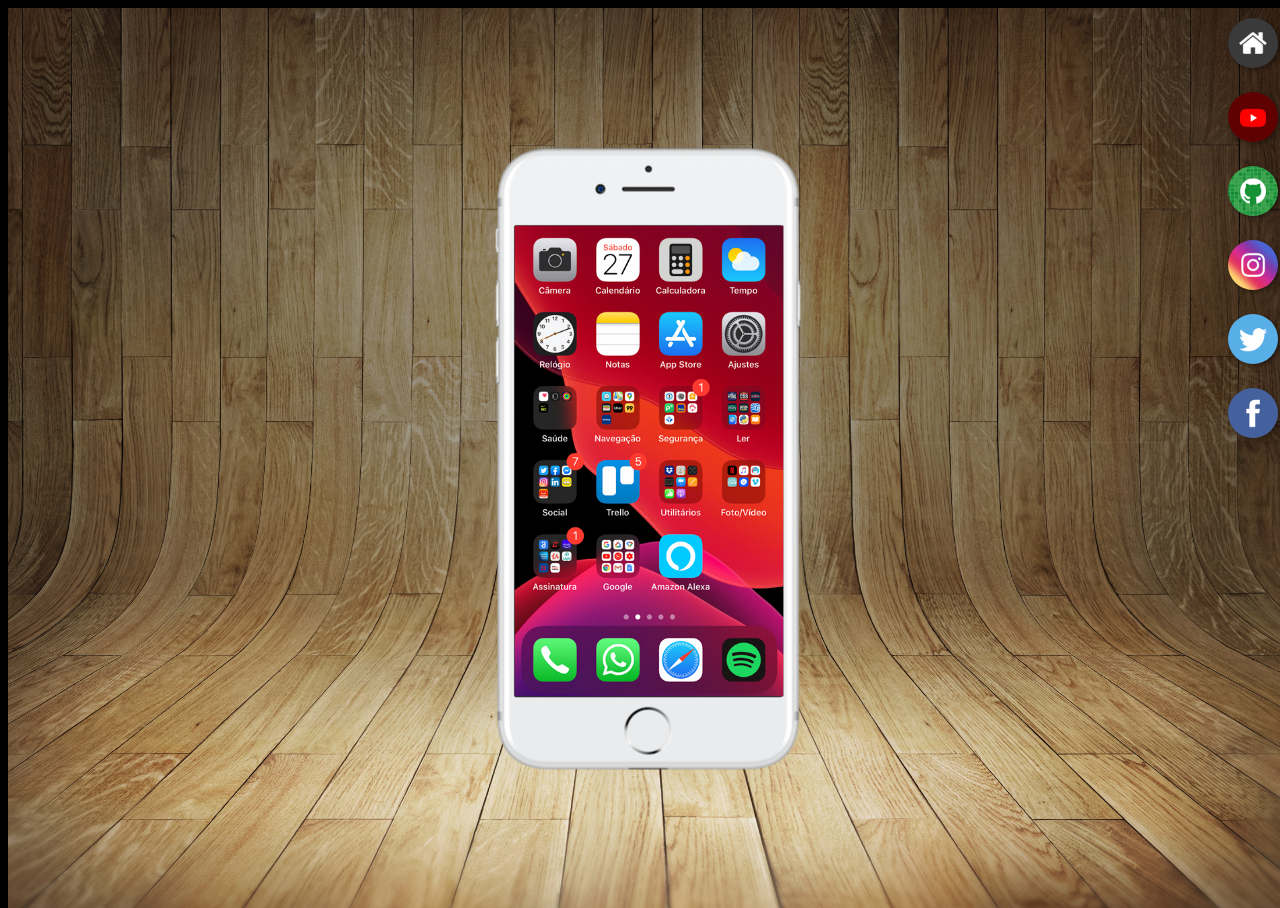
<file: index.html>
<!DOCTYPE html>
<html lang="pt-br">
<head>
    <meta charset="UTF-8">
    <meta name="viewport" content="width=device-width, initial-scale=1.0">
    <link rel="shortcut icon" href="favicon.ico" type="image/x-icon">
    <link rel="stylesheet" href="estilos/style.css">
    <title>Projeto Redes Sociais</title>
</head>
<body>
    <main>
        <section id="telefone">
            <iframe src="home.html" name="tela" id="tela" frameborder="0">Seu navegador não é compatível com isso.</iframe>
        </section>

        <section id="redes-sociais">
            <a href="home.html" target="tela"><img src="imagens/logo-home.jpg" alt="Home"></a> <br>
            <a href="youtube.html" target="tela"><img src="imagens/logo-youtube.jpg" alt="Logo YouTube"></a> <br>
            <a href="github.html" target="tela"><img src="imagens/logo-github.jpg" alt="Logo GitHub"></a> <br>
            <a href="instagram.html" target="tela"><img src="imagens/logo-instagram.jpg" alt="Logo Instagram"></a> <br>
            <a href="twitter.html" target="tela"><img src="imagens/logo-twitter.jpg" alt="Logo Twitter"></a> <br>
            <a href="instagram.html" target="tela"><img src="imagens/logo-facebook.jpg" alt="Logo Facebook"></a> <br>
        </section>
    </main>
</body>
</html>
</file>
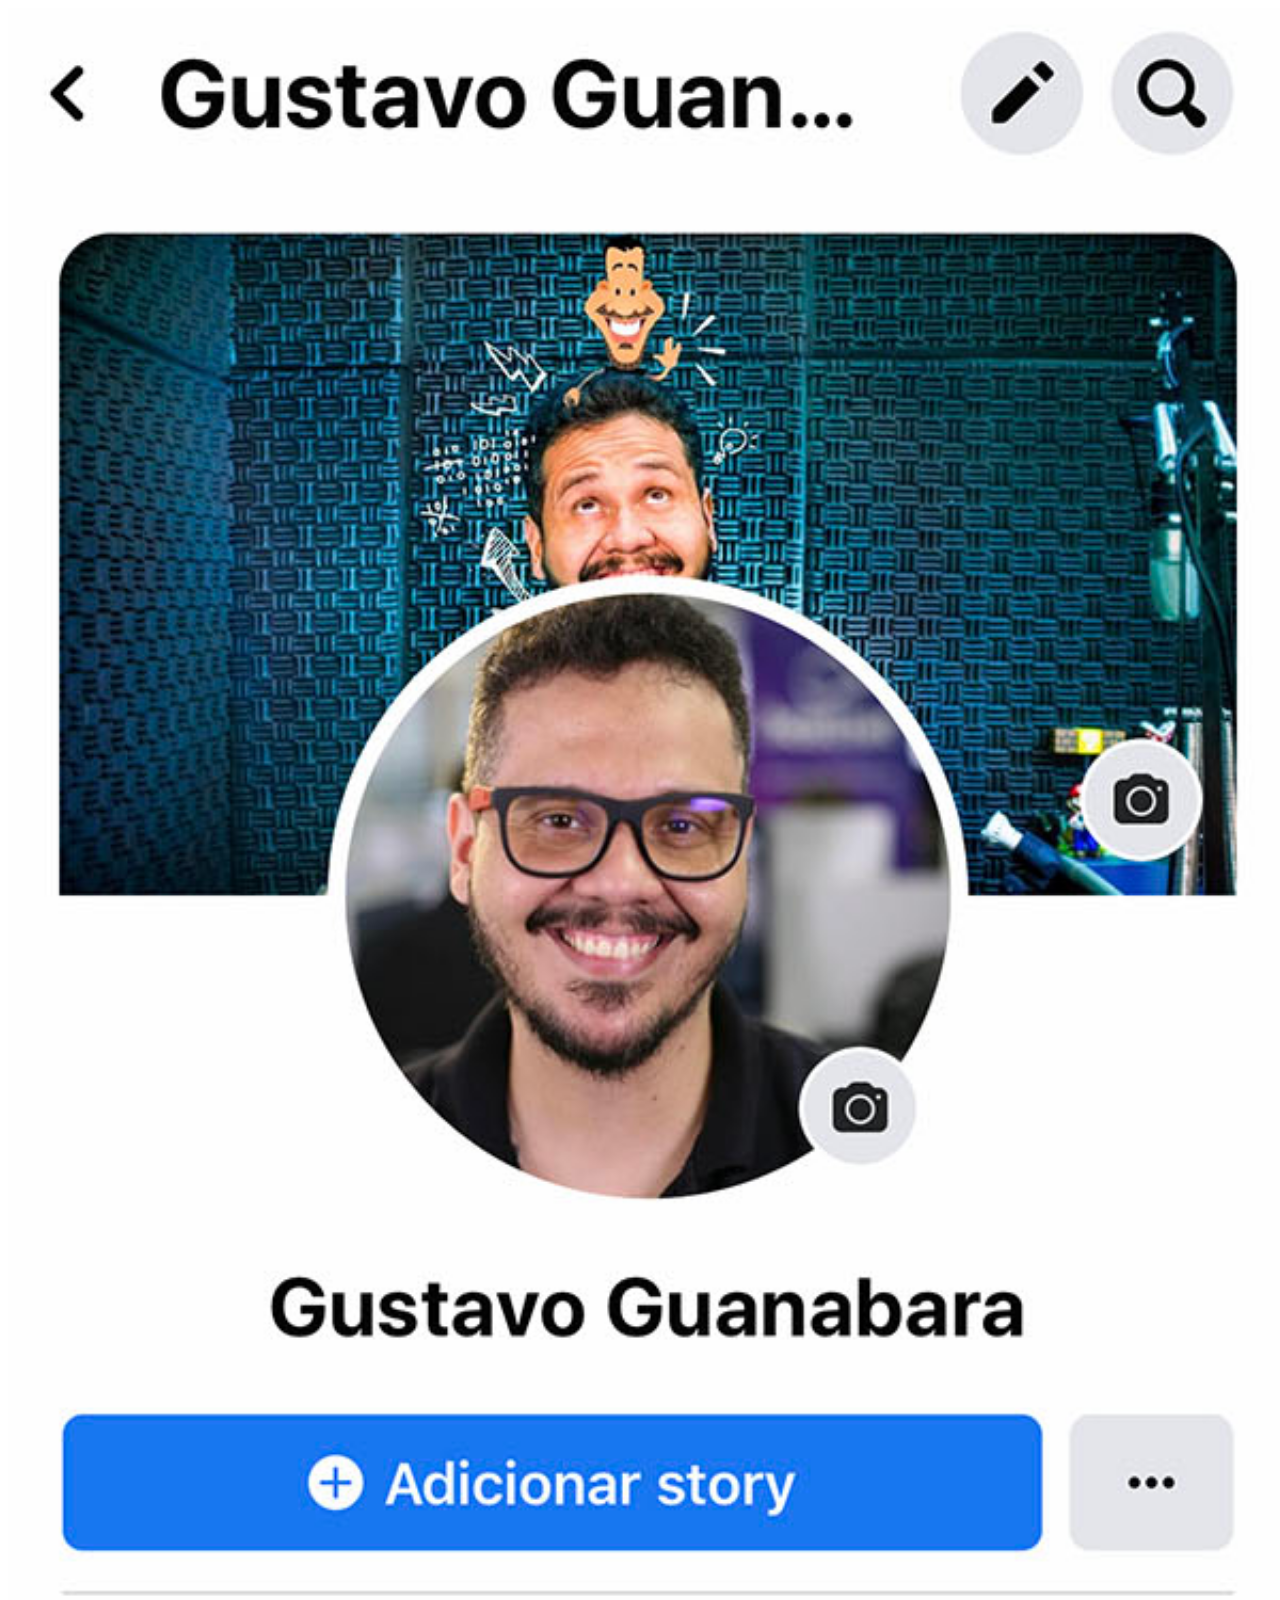
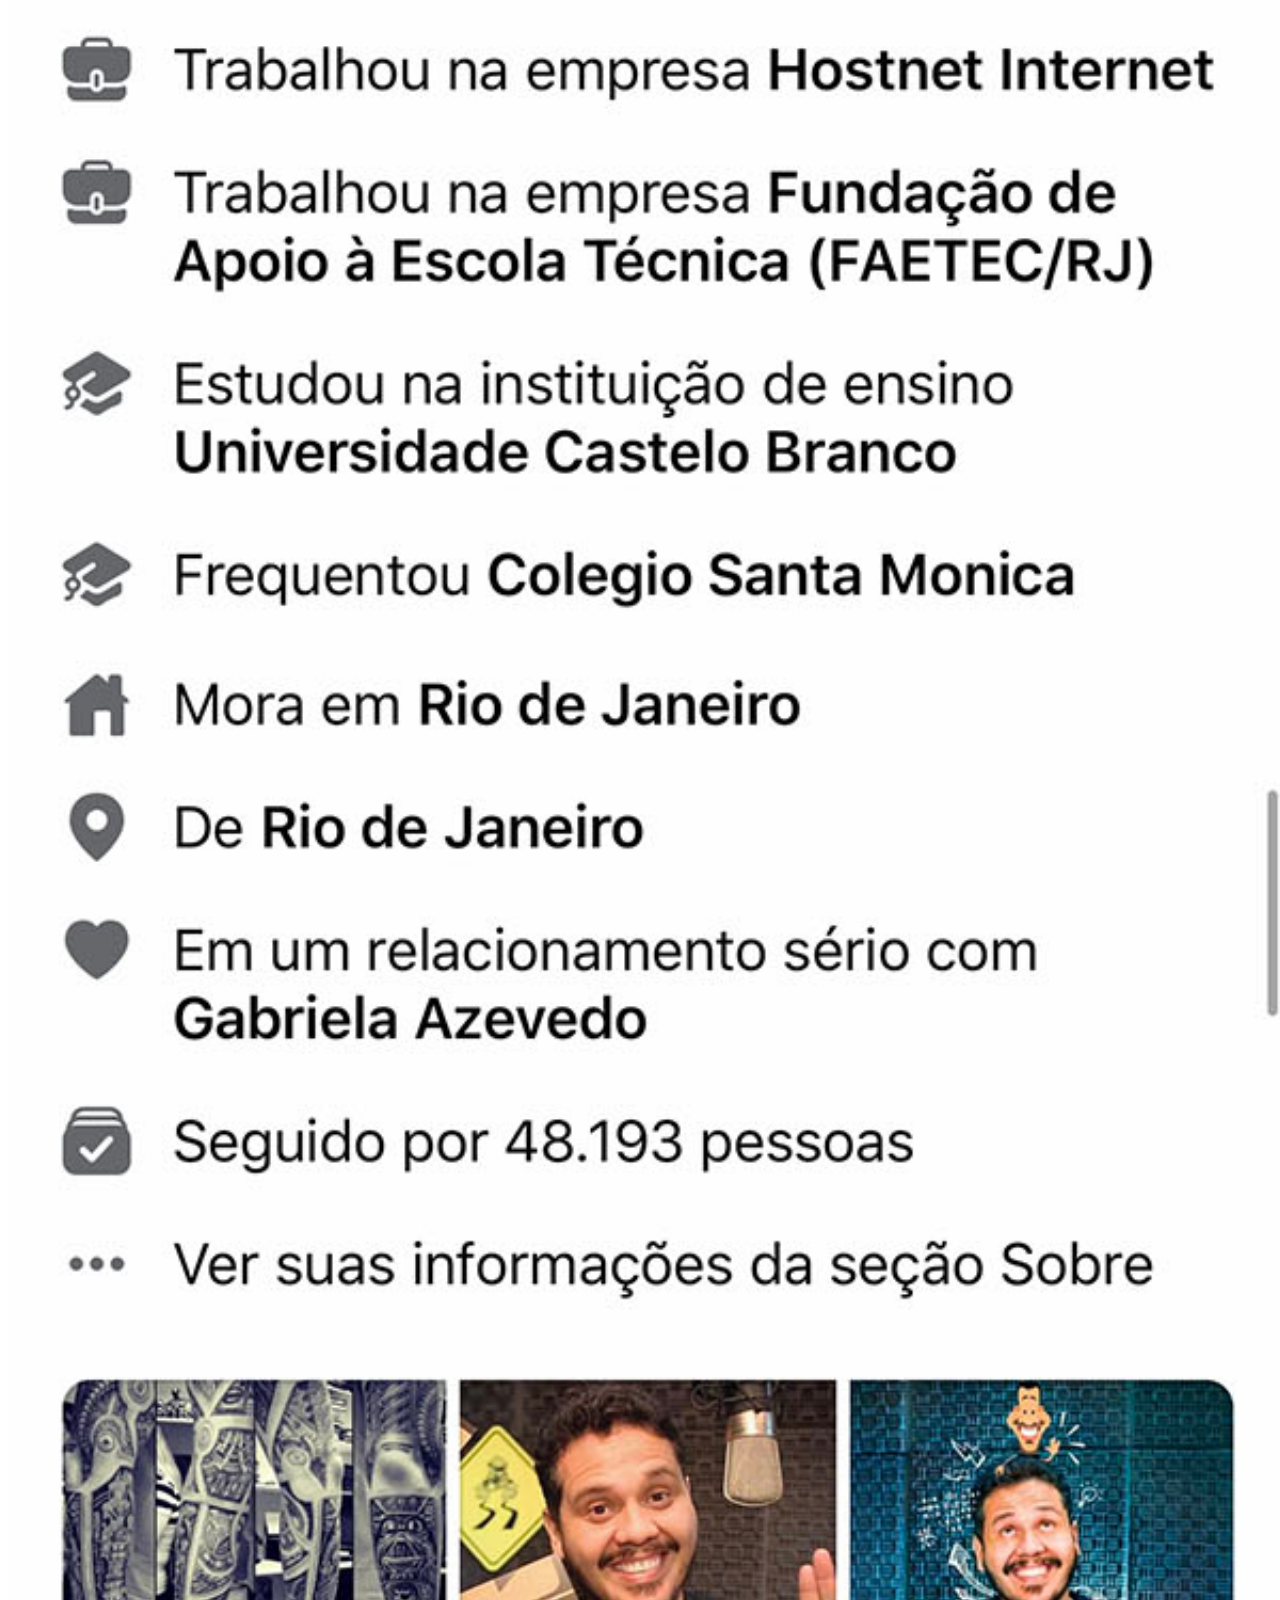
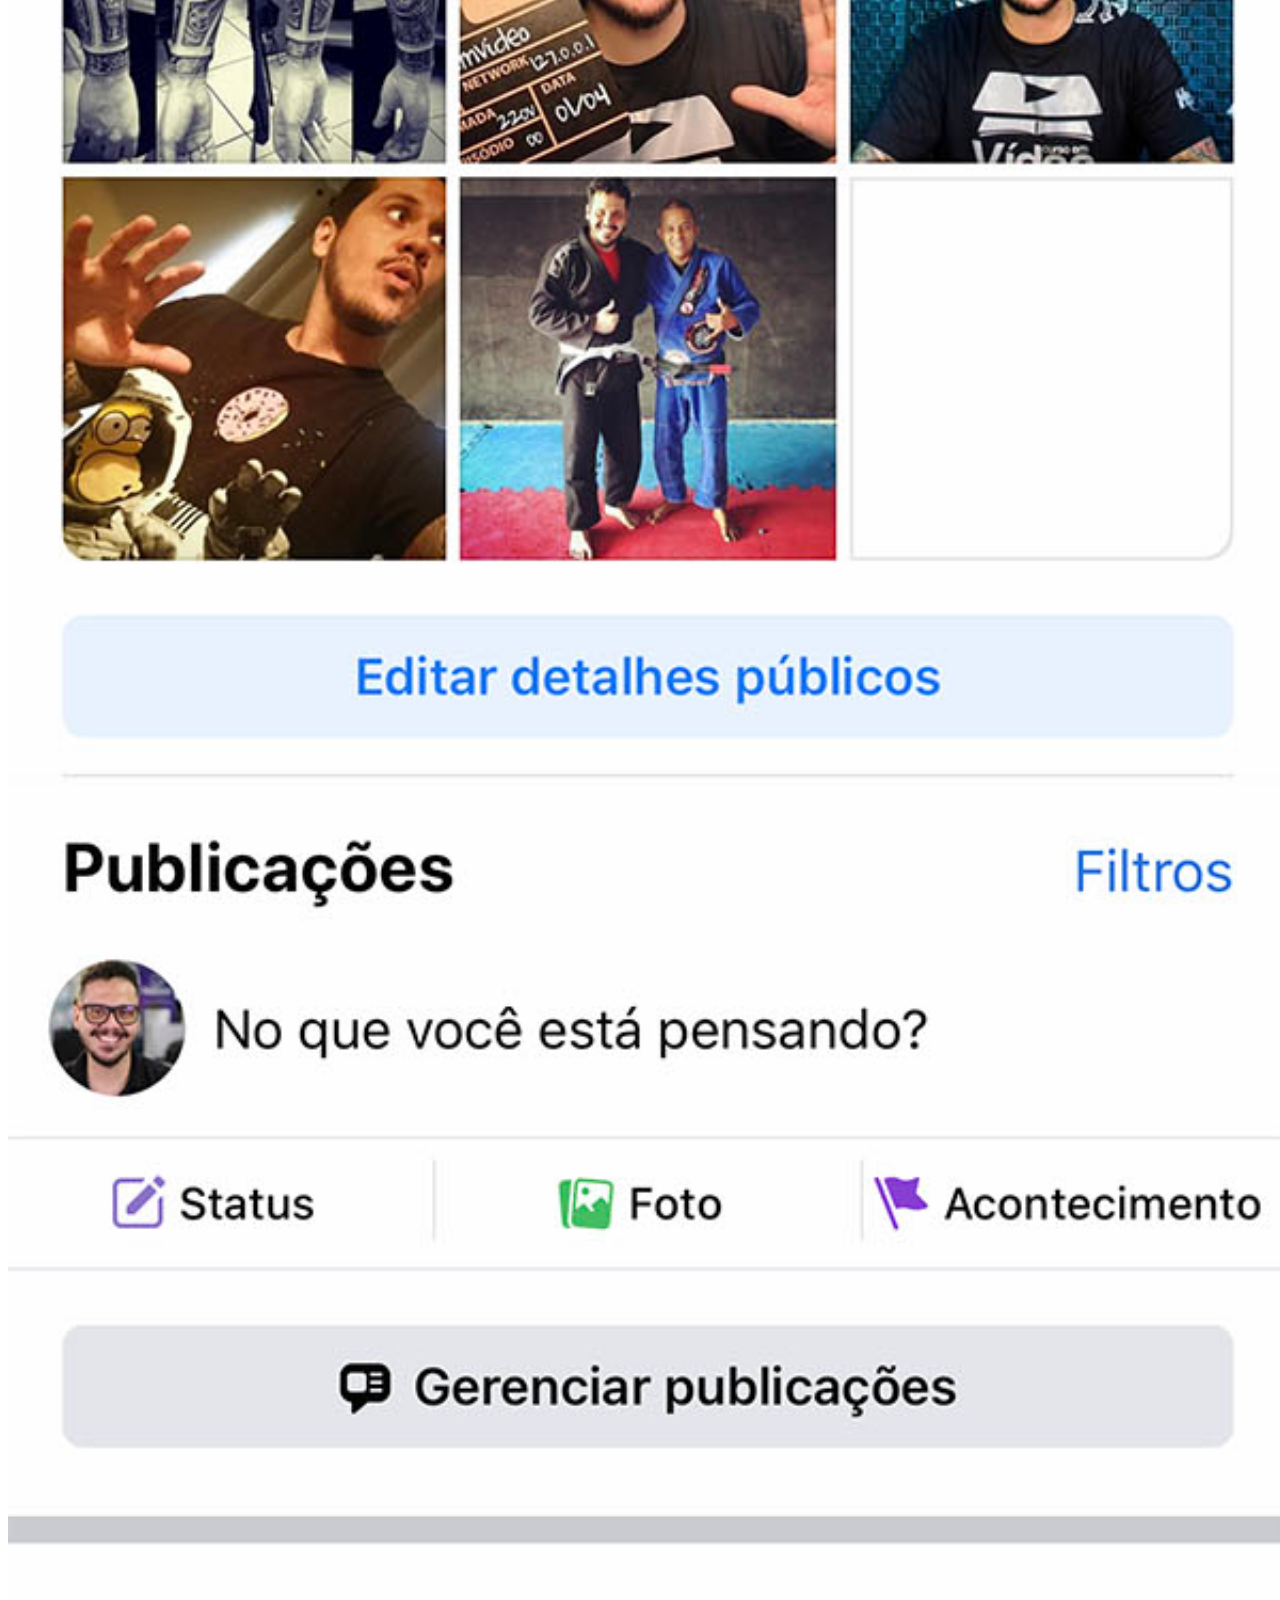
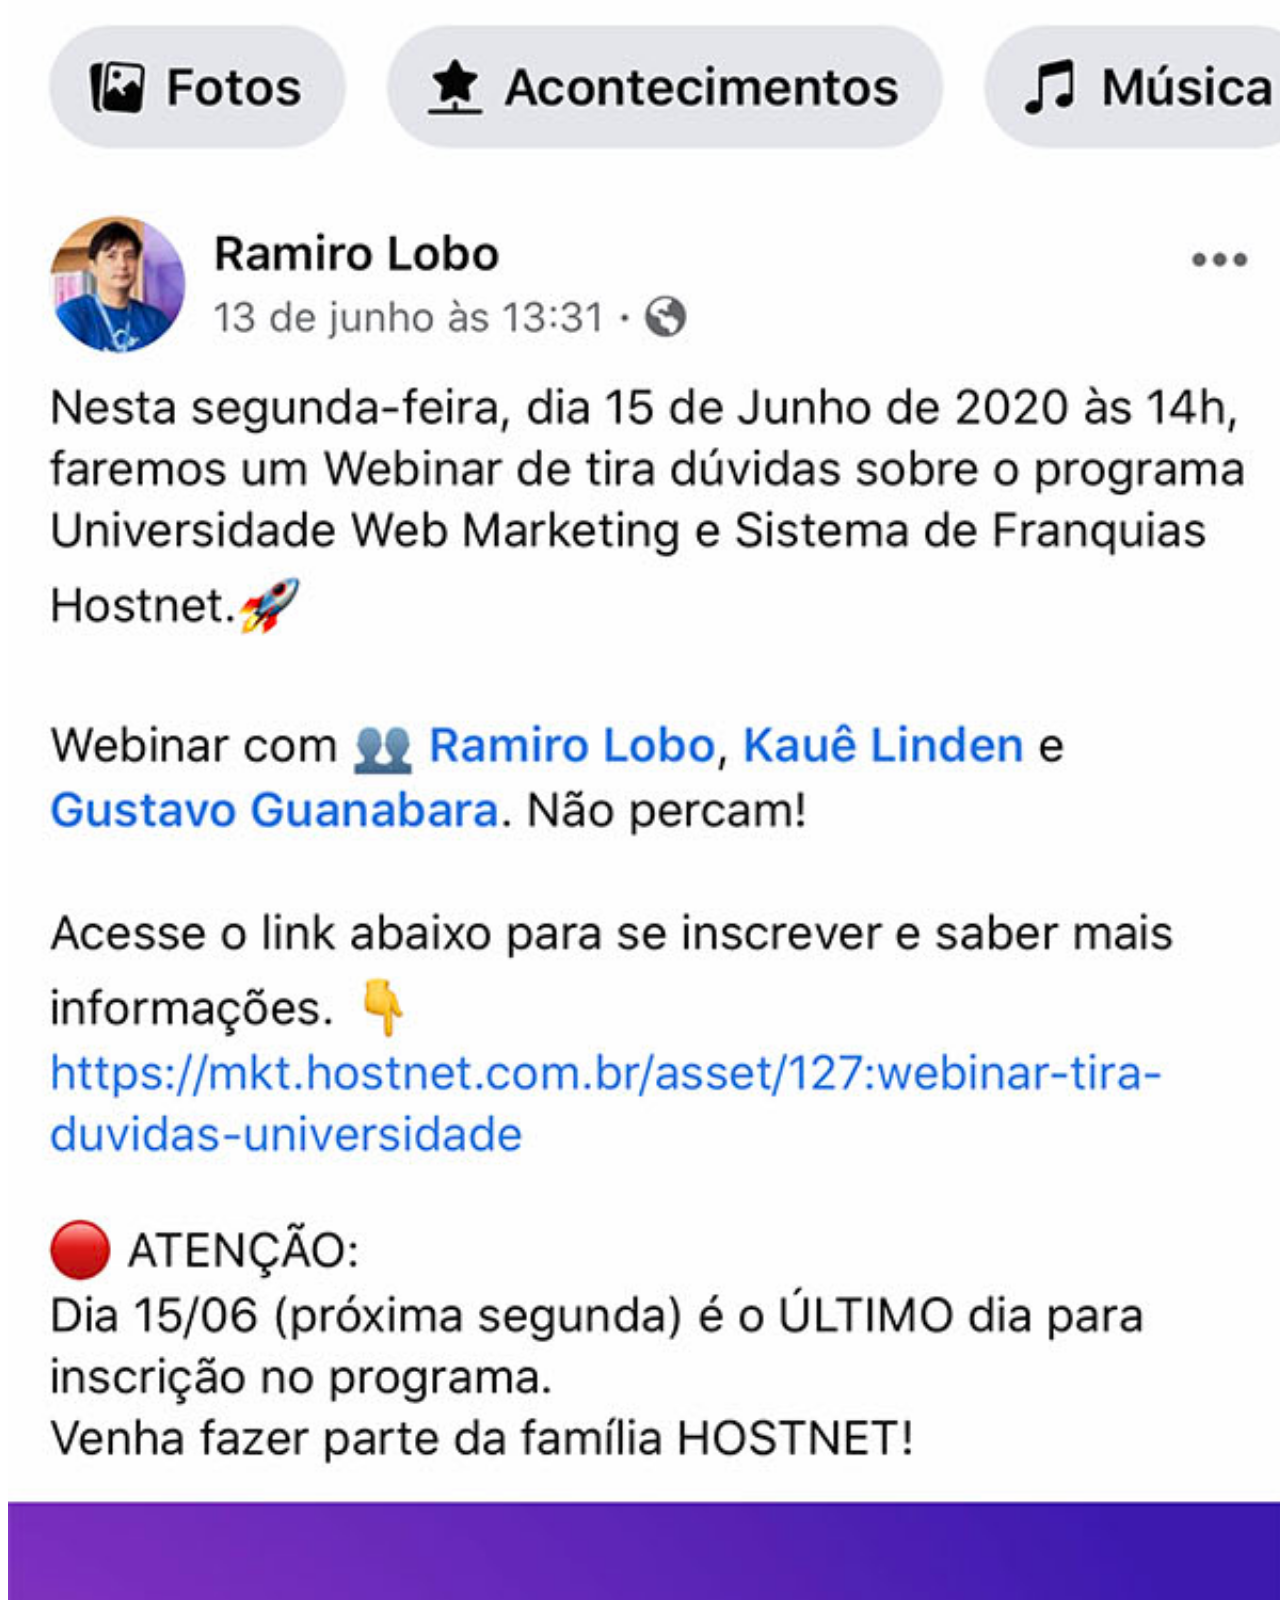
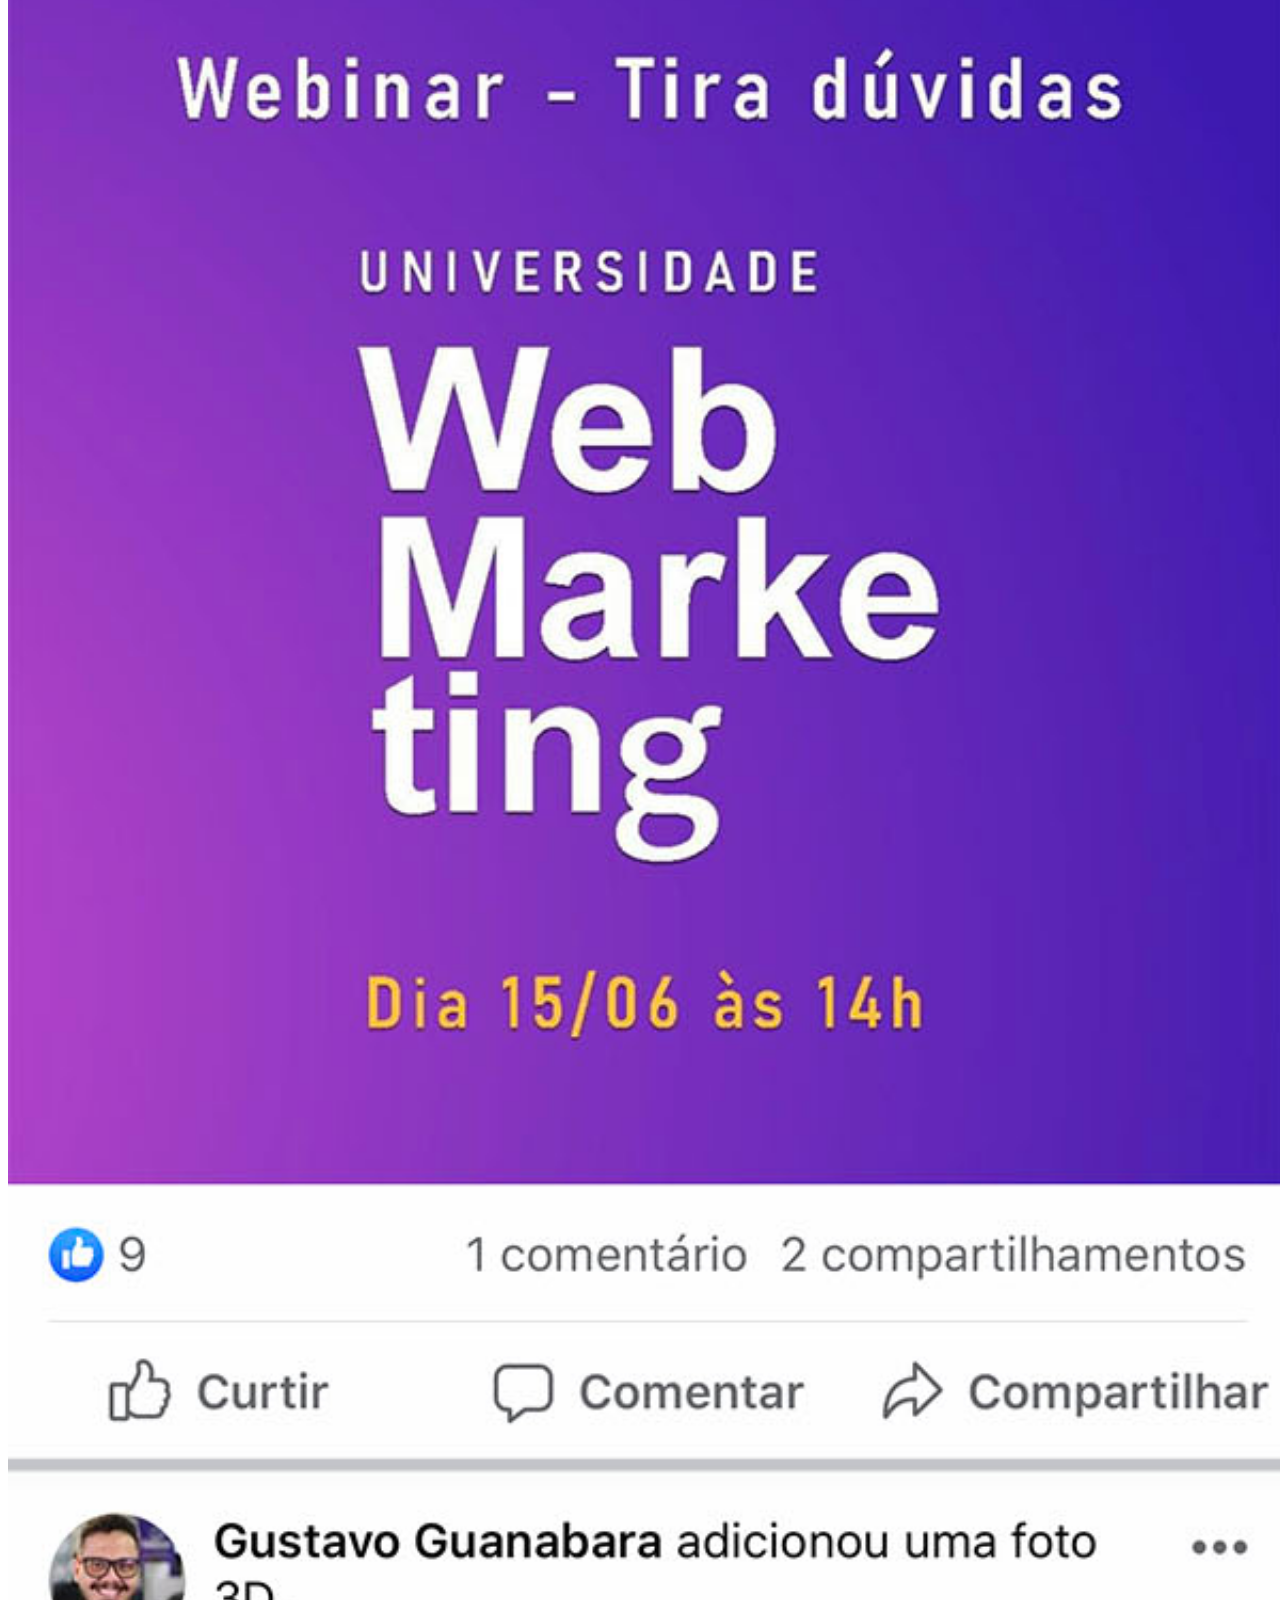
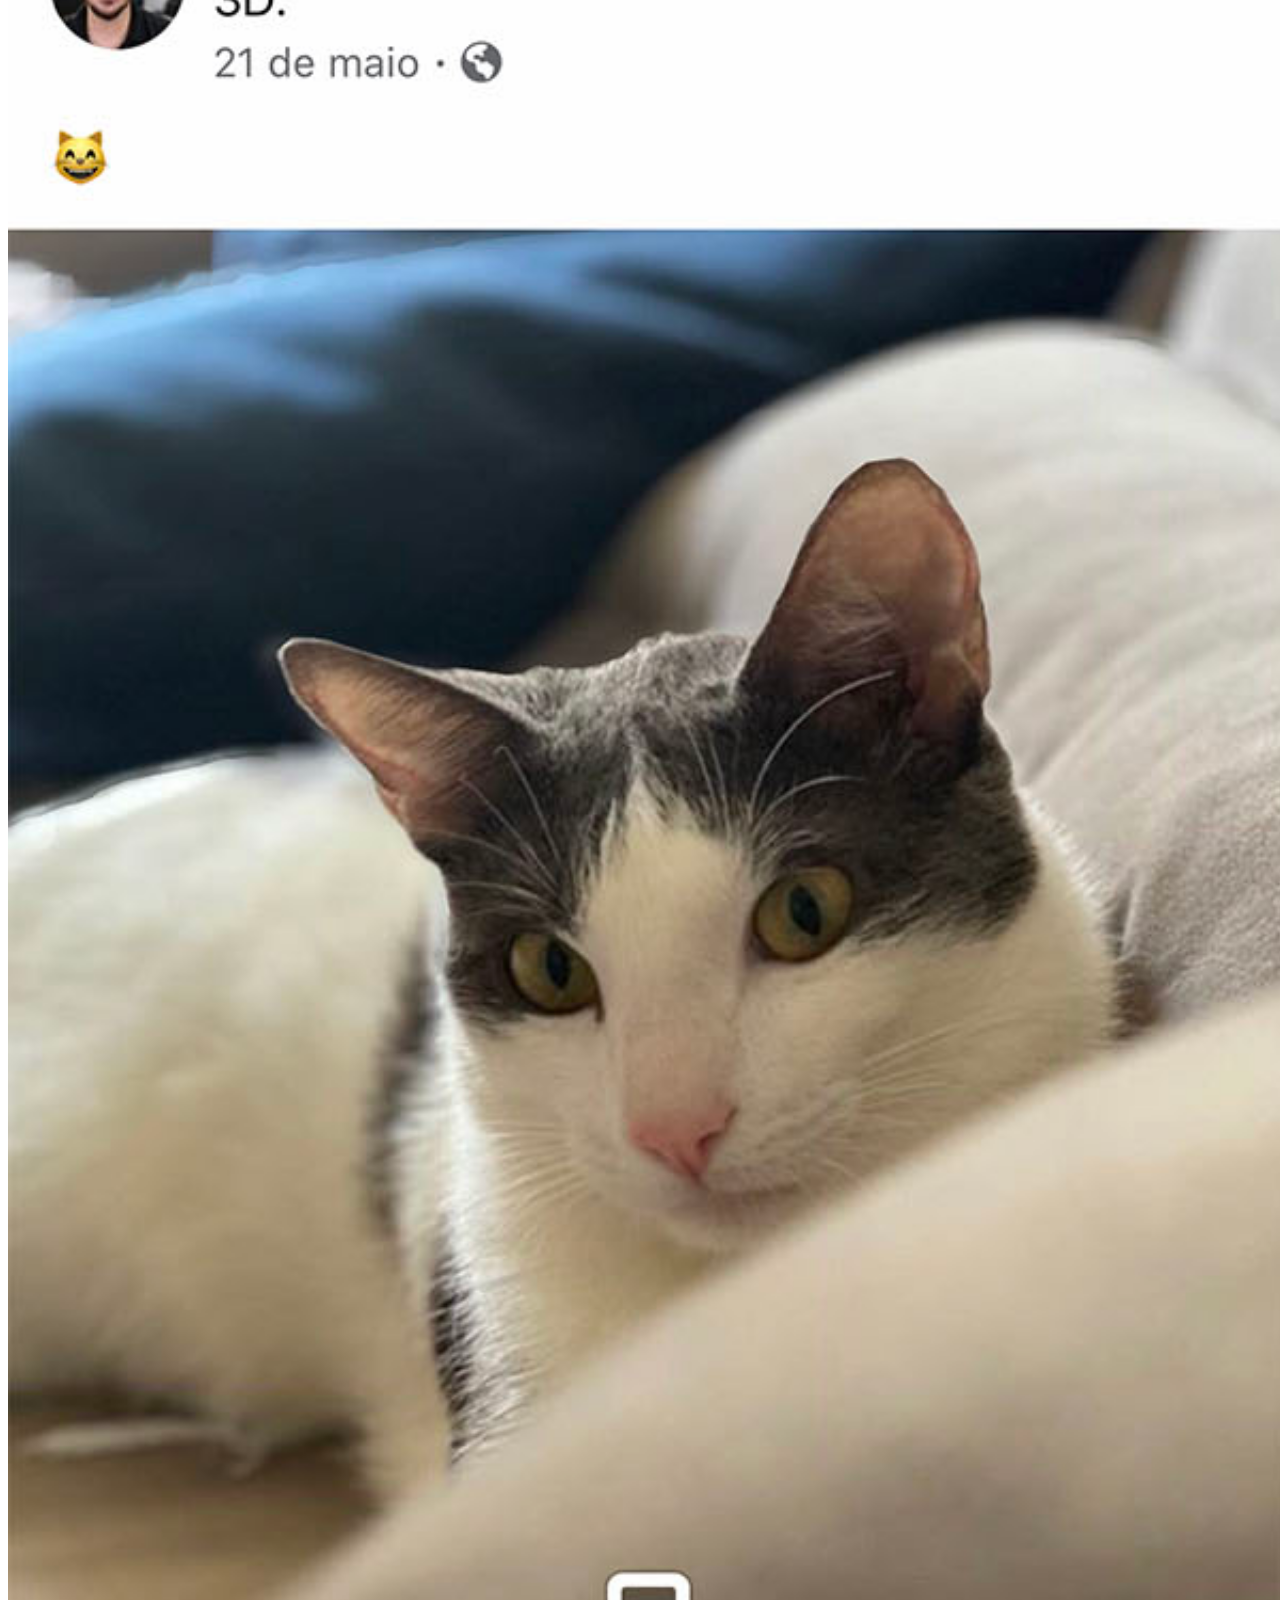
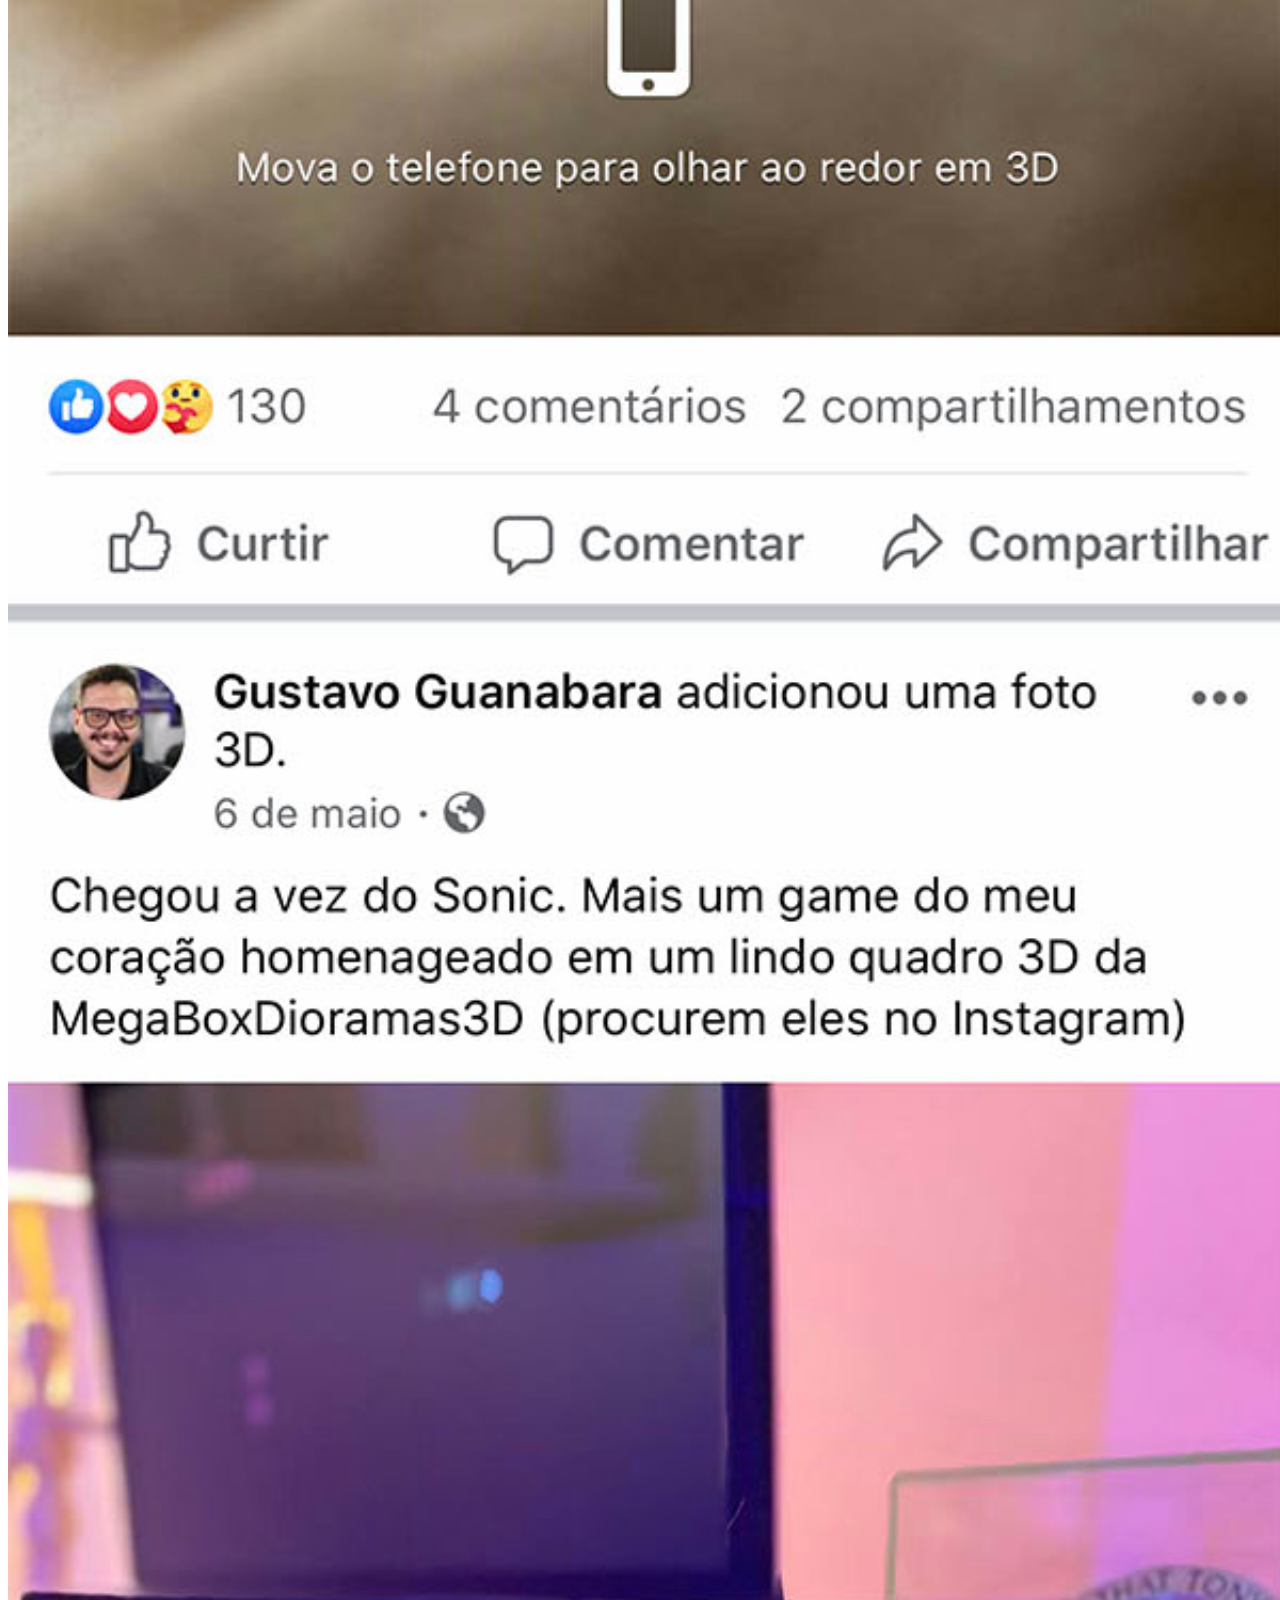
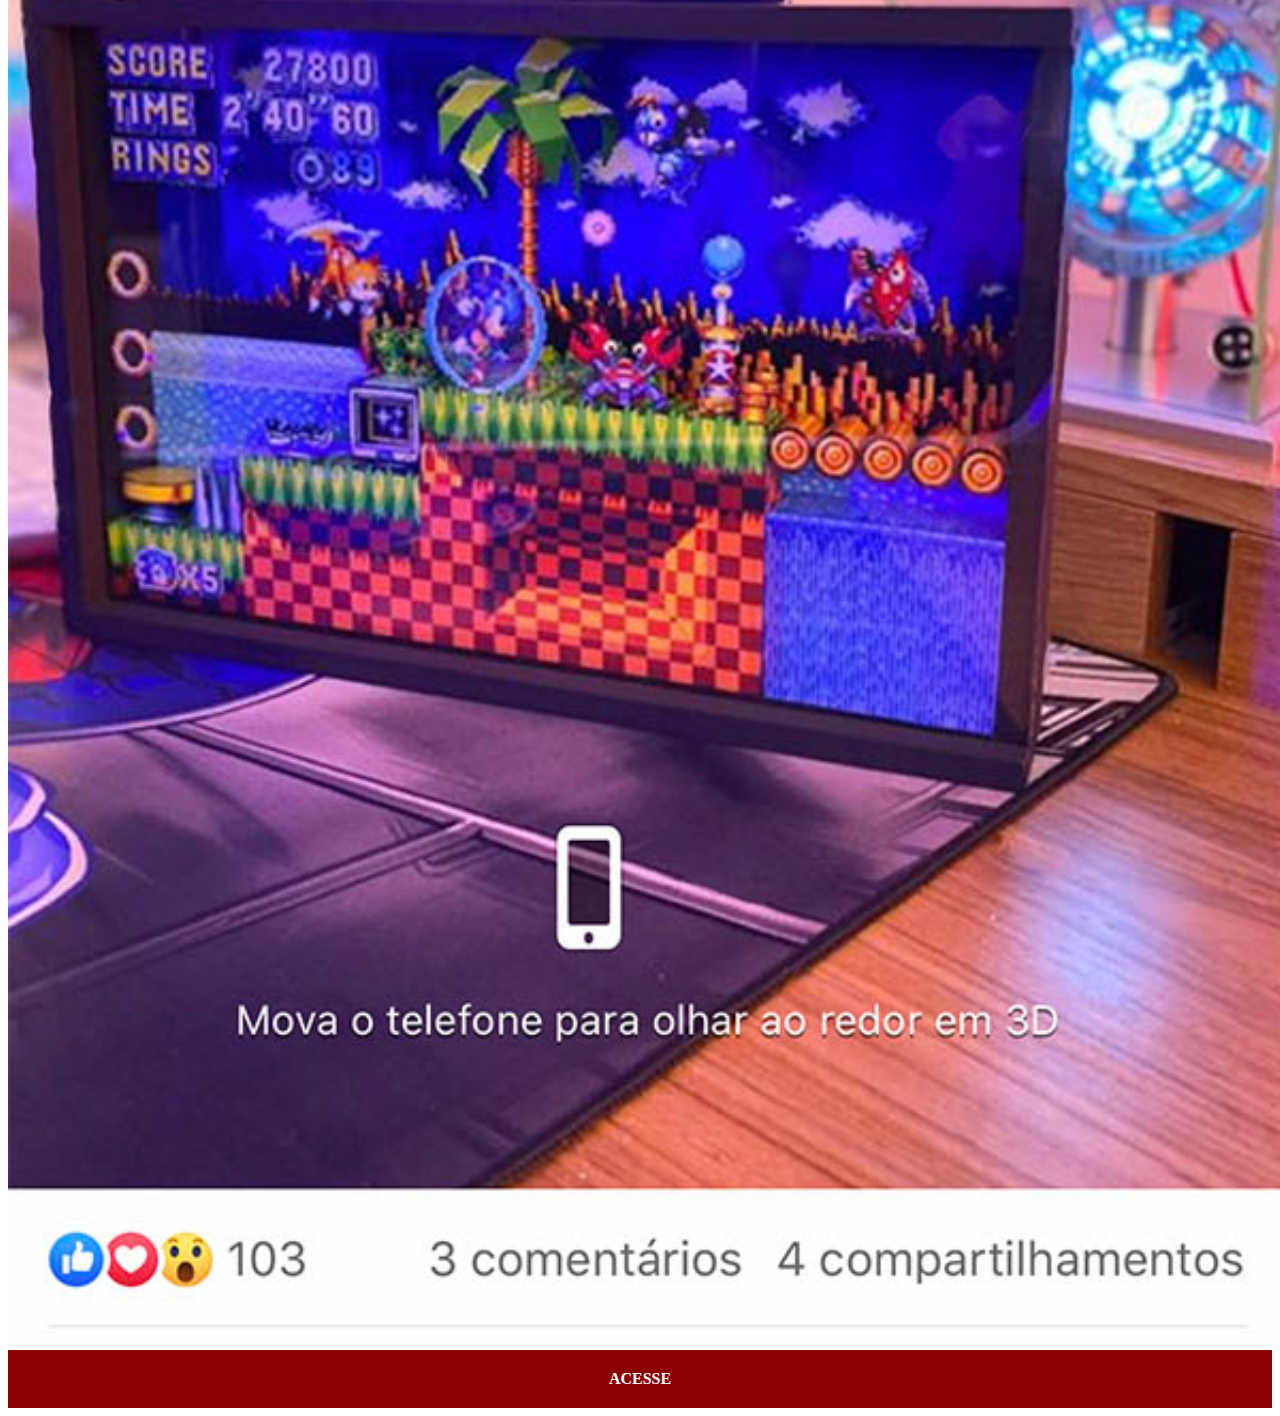
<file: facebook.html>
<!DOCTYPE html>
<html lang="pt-br">
<head>
    <meta charset="UTF-8">
    <meta name="viewport" content="width=device-width, initial-scale=1.0">
    <title>Facebook</title>
    <link rel="stylesheet" href="estilos/social.css">
</head>
<body>
    <img src="imagens/tela-facebook.jpg" alt="Tela do Facebook"> <a href="https://www.facebook.com/advsamiagabriela" target="_blank">ACESSE</a>
</body>
</html>
</file>
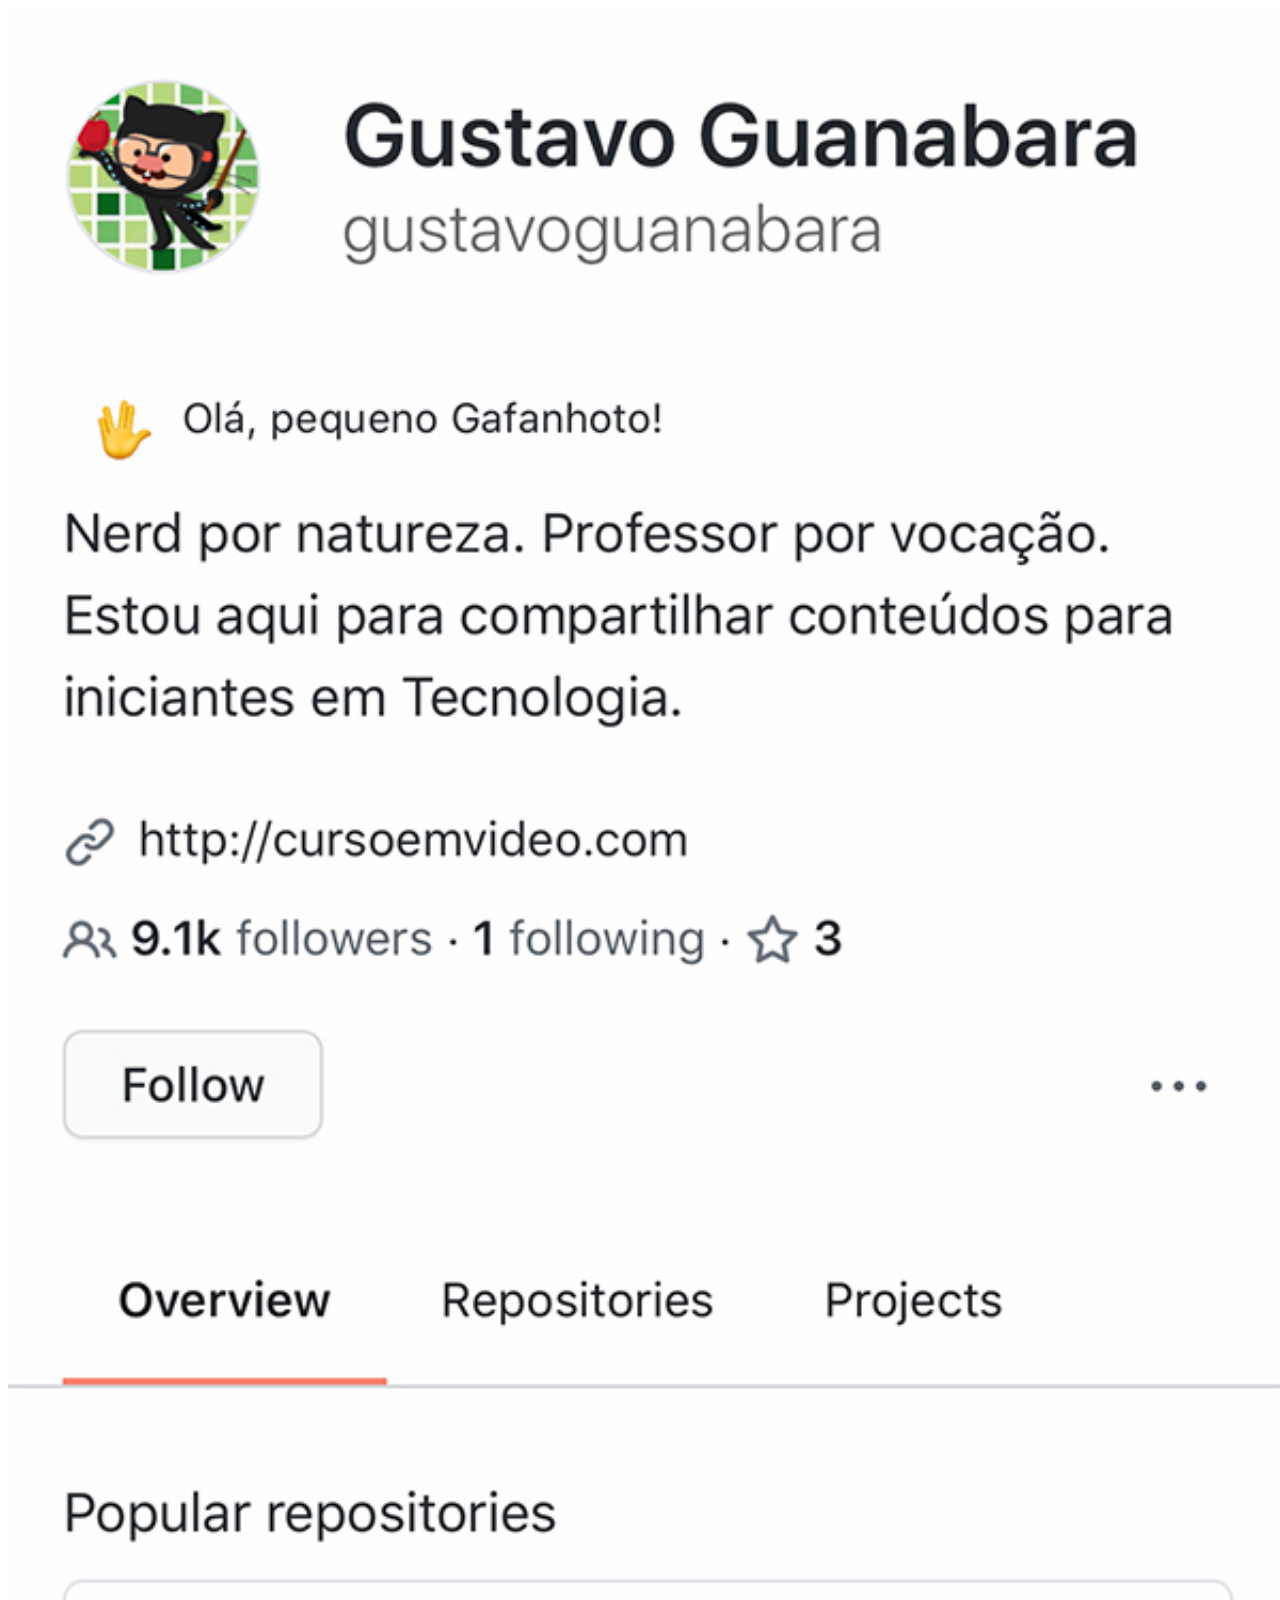
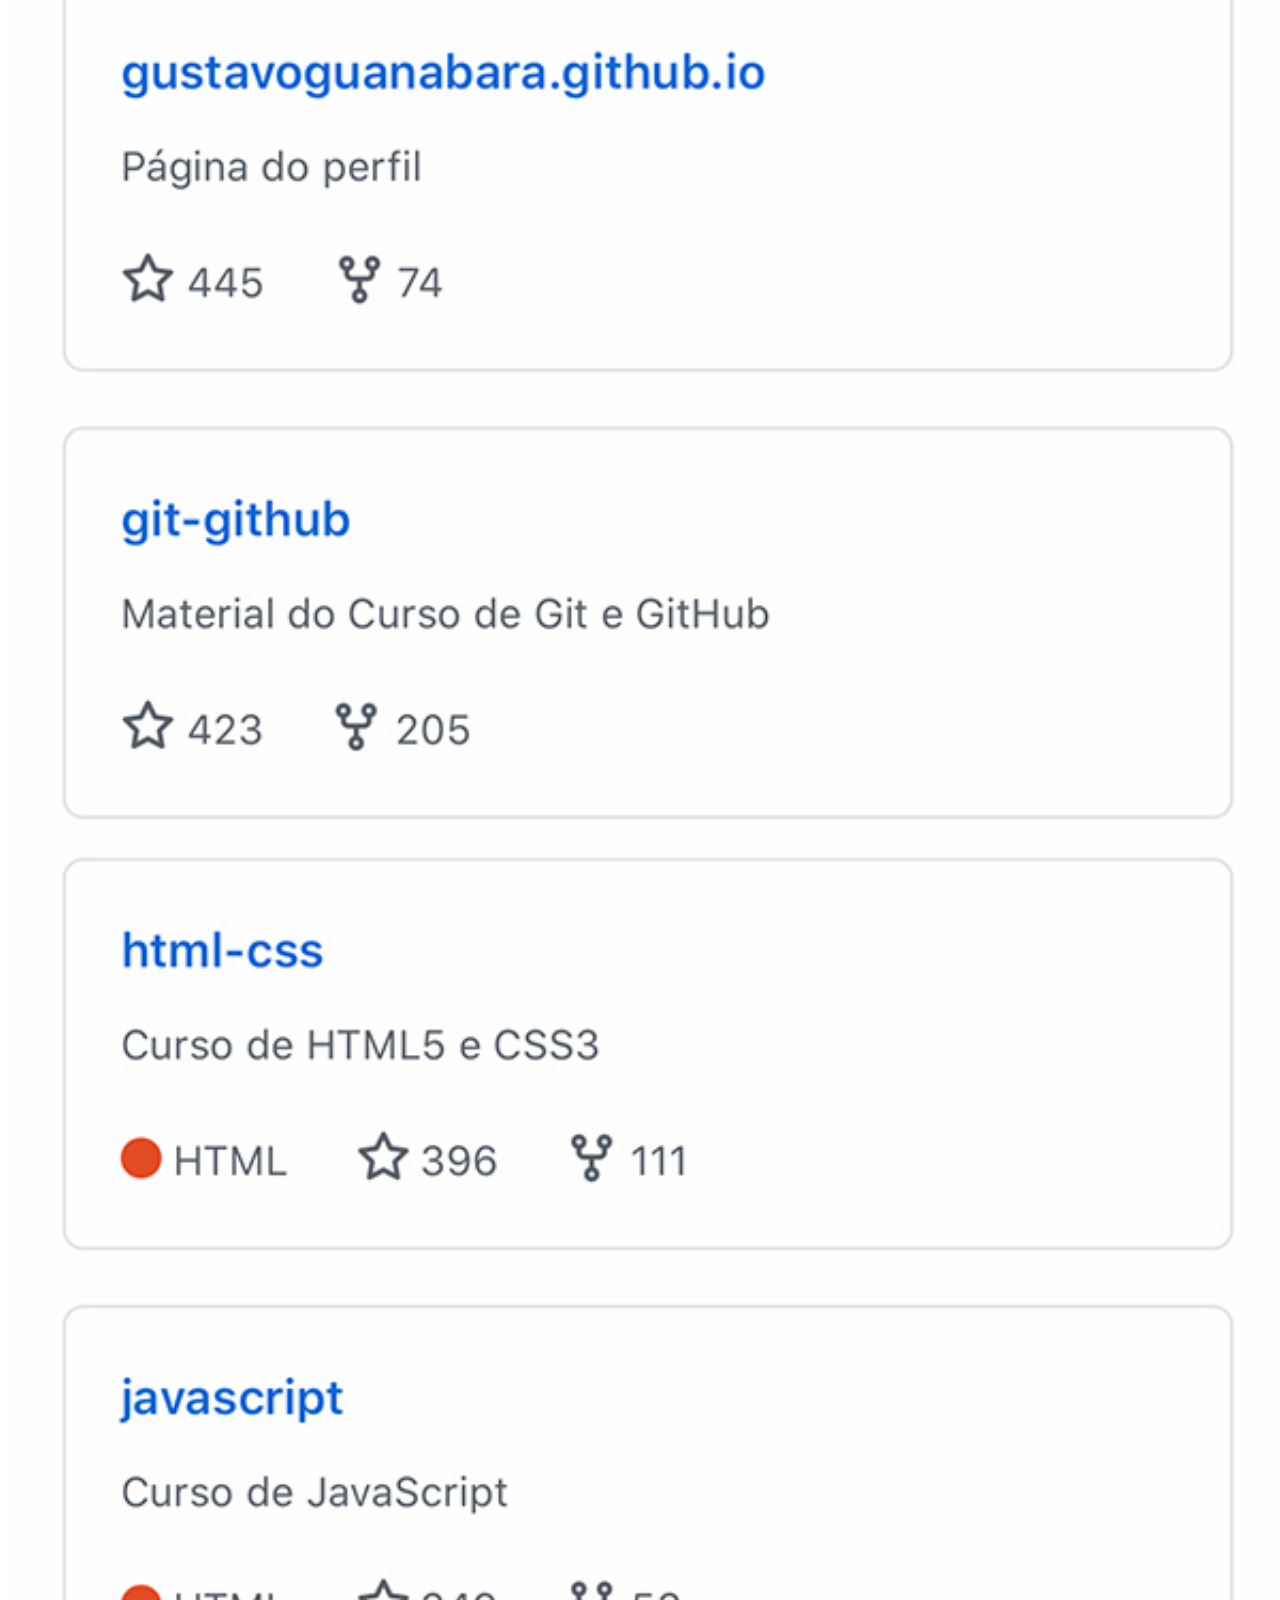
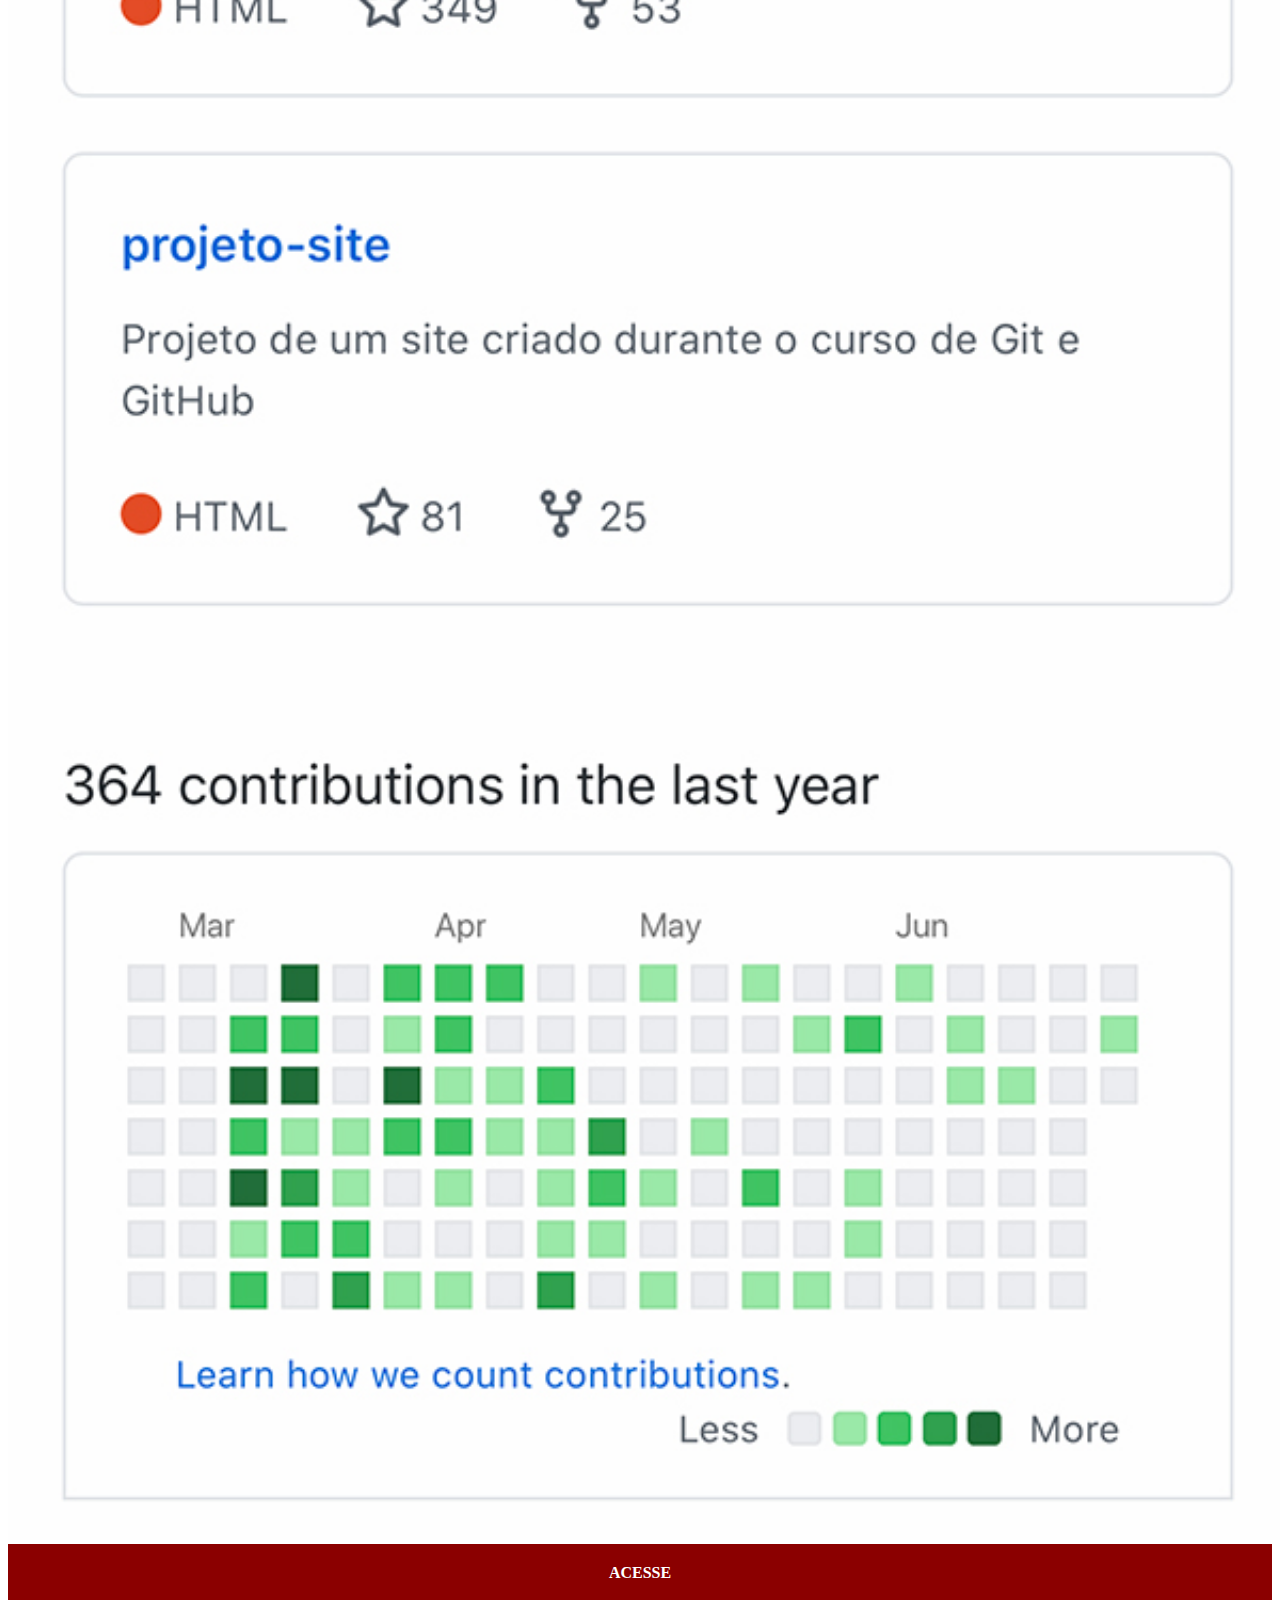
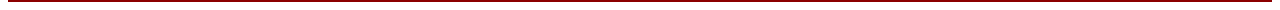
<file: github.html>
<!DOCTYPE html>
<html lang="pt-br">
<head>
    <meta charset="UTF-8">
    <meta name="viewport" content="width=device-width, initial-scale=1.0">
    <title>GitHub</title>
    <link rel="stylesheet" href="estilos/social.css">
</head>
<body>
    <img src="imagens/tela-github.jpg" alt="Tela do GitHub"> <a href="https://github.com/samiagabriela" target="_blank">ACESSE</a>
</body>
</html>
</file>
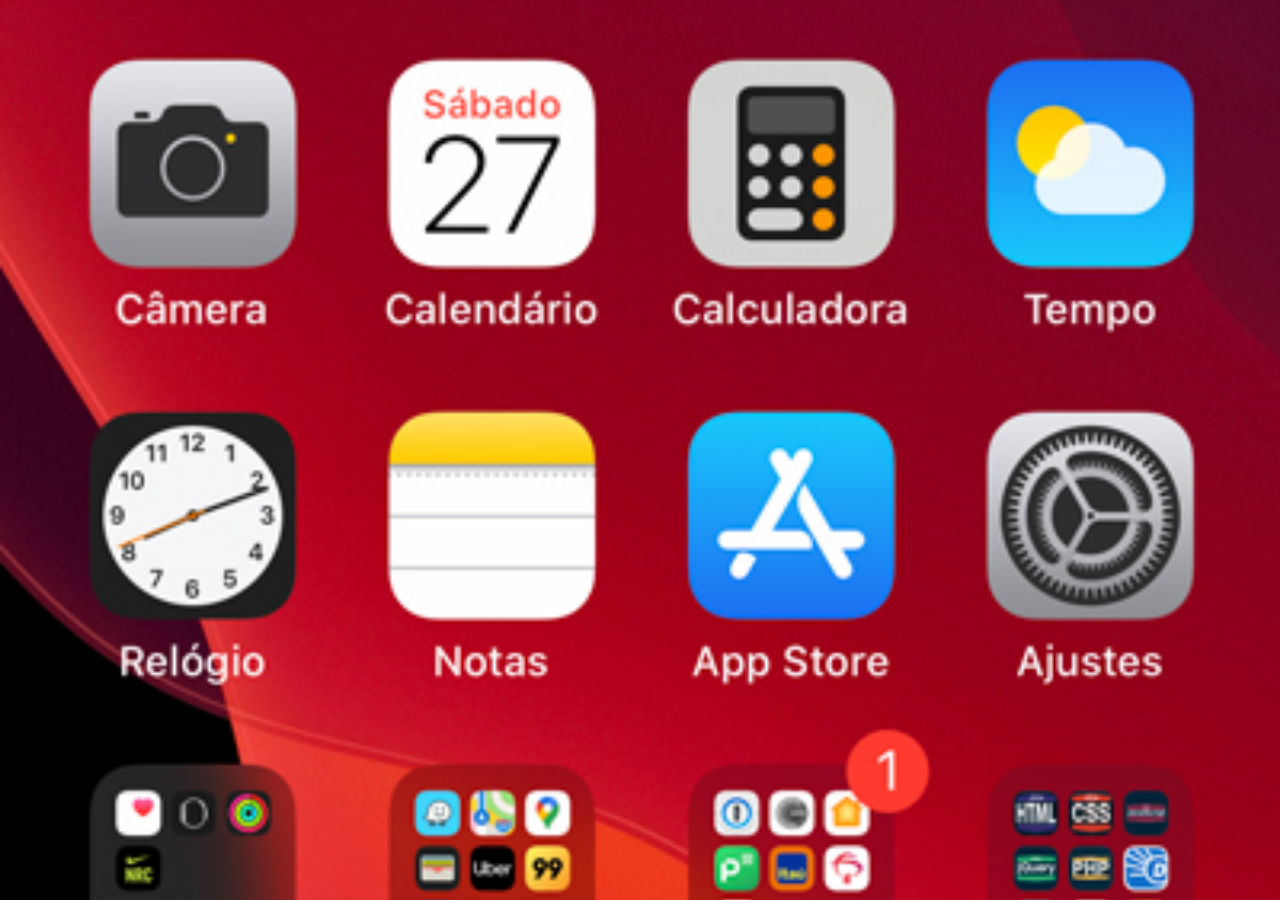
<file: home.html>
<!DOCTYPE html>
<html lang="pt-br">
<head>
    <meta charset="UTF-8">
    <meta name="viewport" content="width=device-width, initial-scale=1.0">
    <title>Home</title>
    <style>
        *{
            margin: 0px;
            padding: 0px;
        }
        body{
            width: 100vw;
            height: 100vh;
            background: black url('imagens/tela-home.jpg') no-repeat top center;
            background-size: cover;
        }
    </style>
</head>
<body>
    
</body>
</html>
</file>
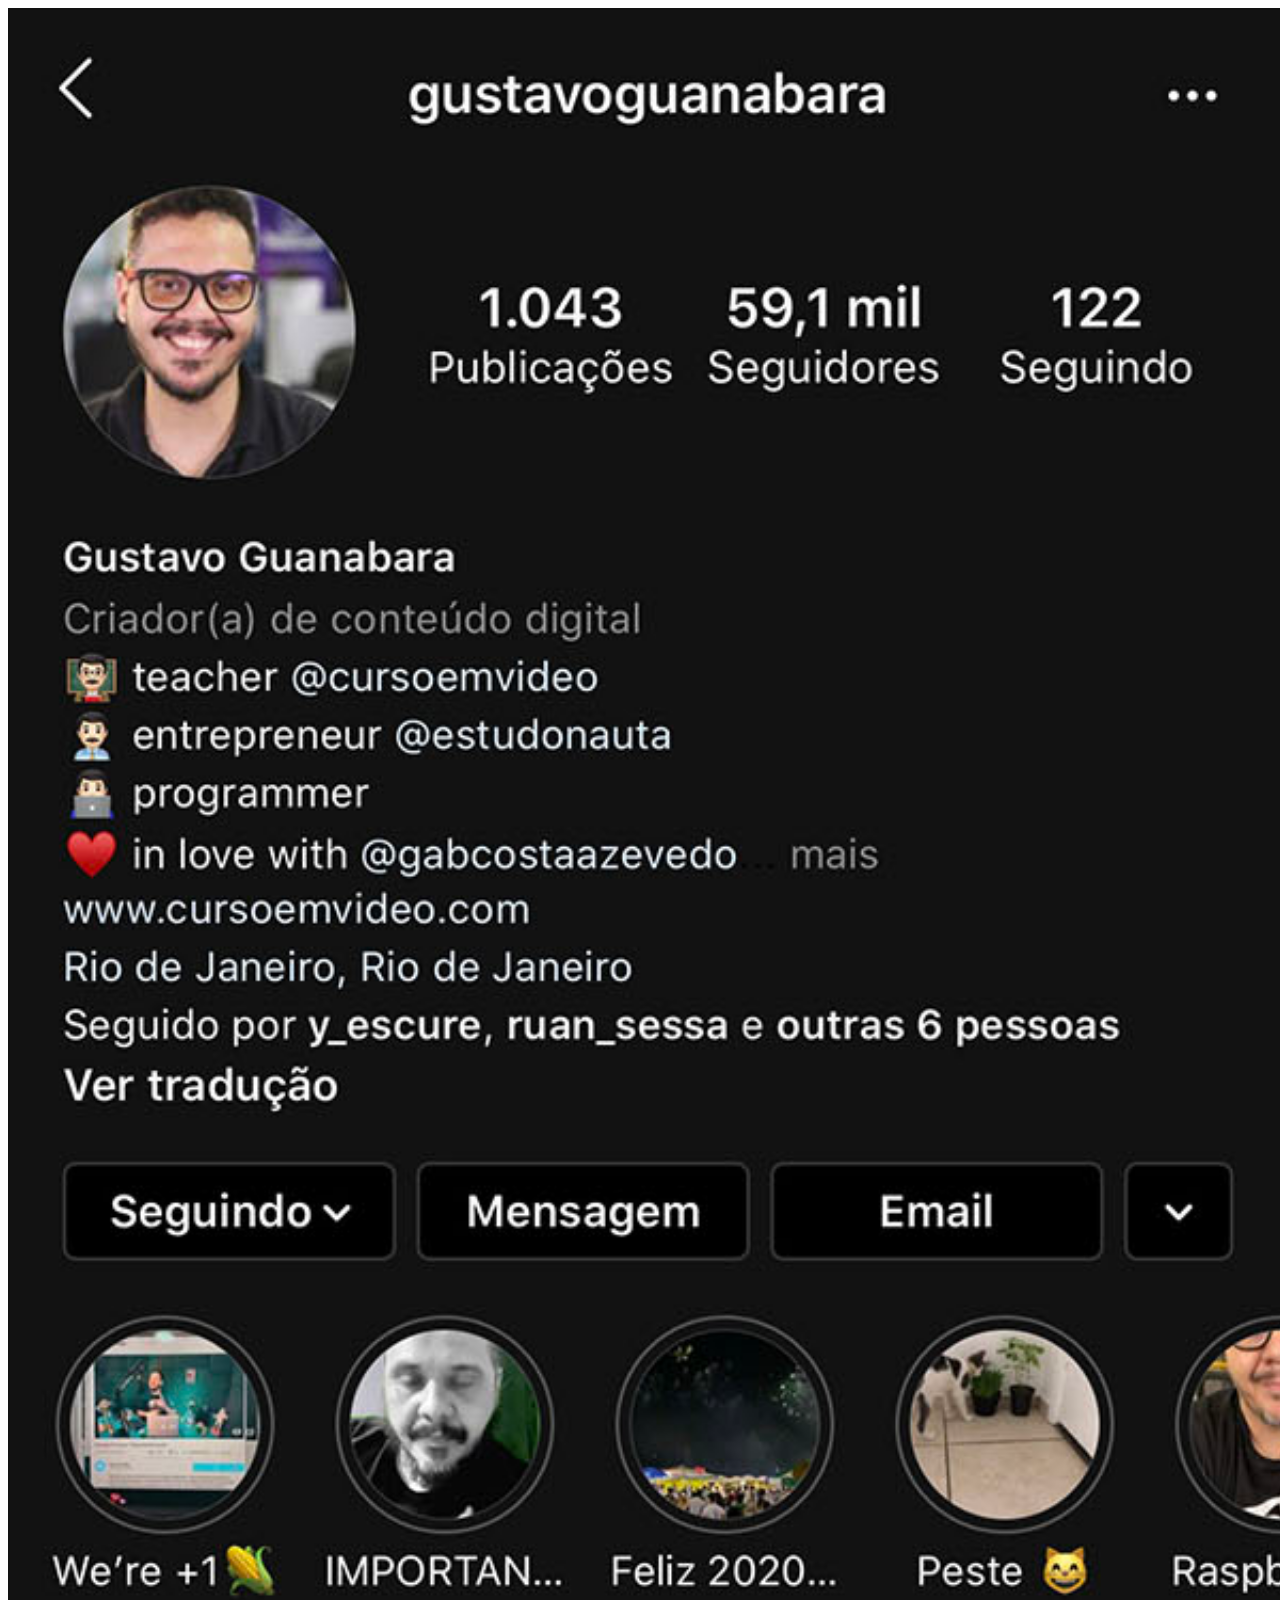
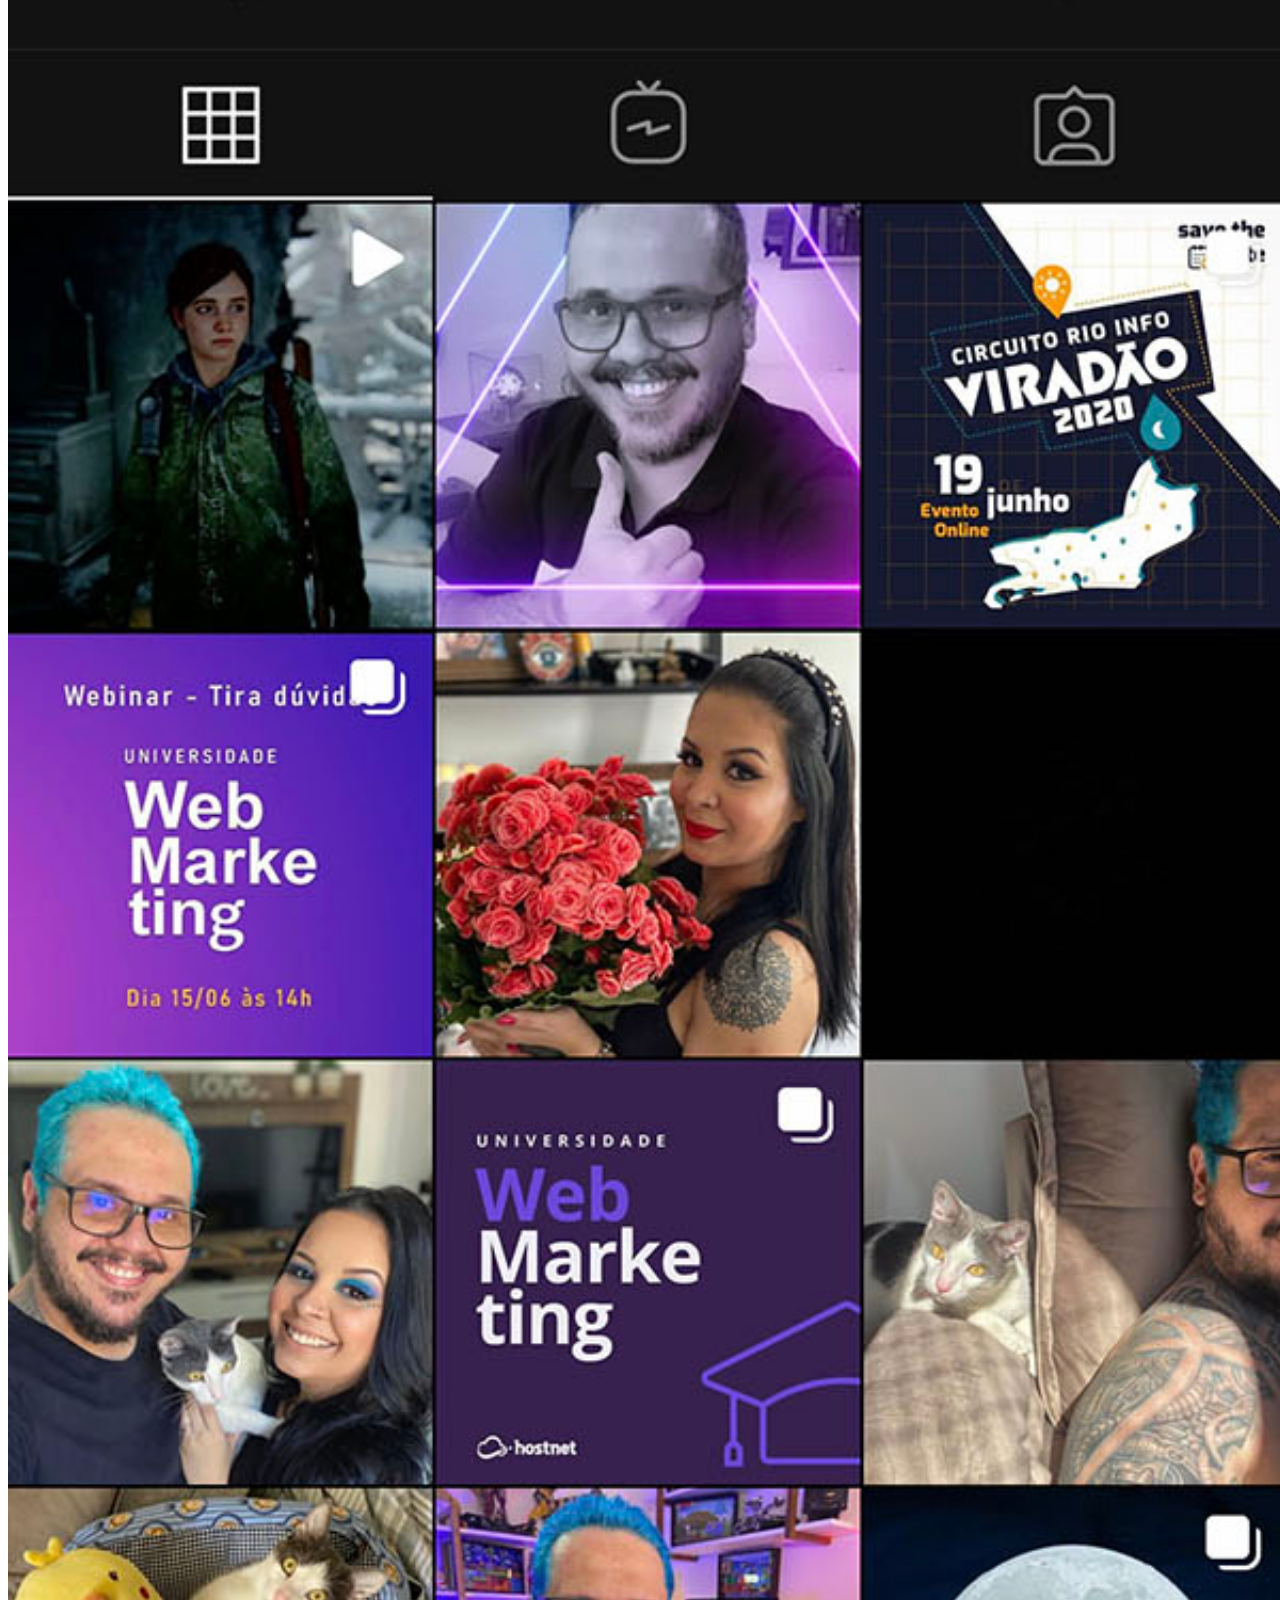
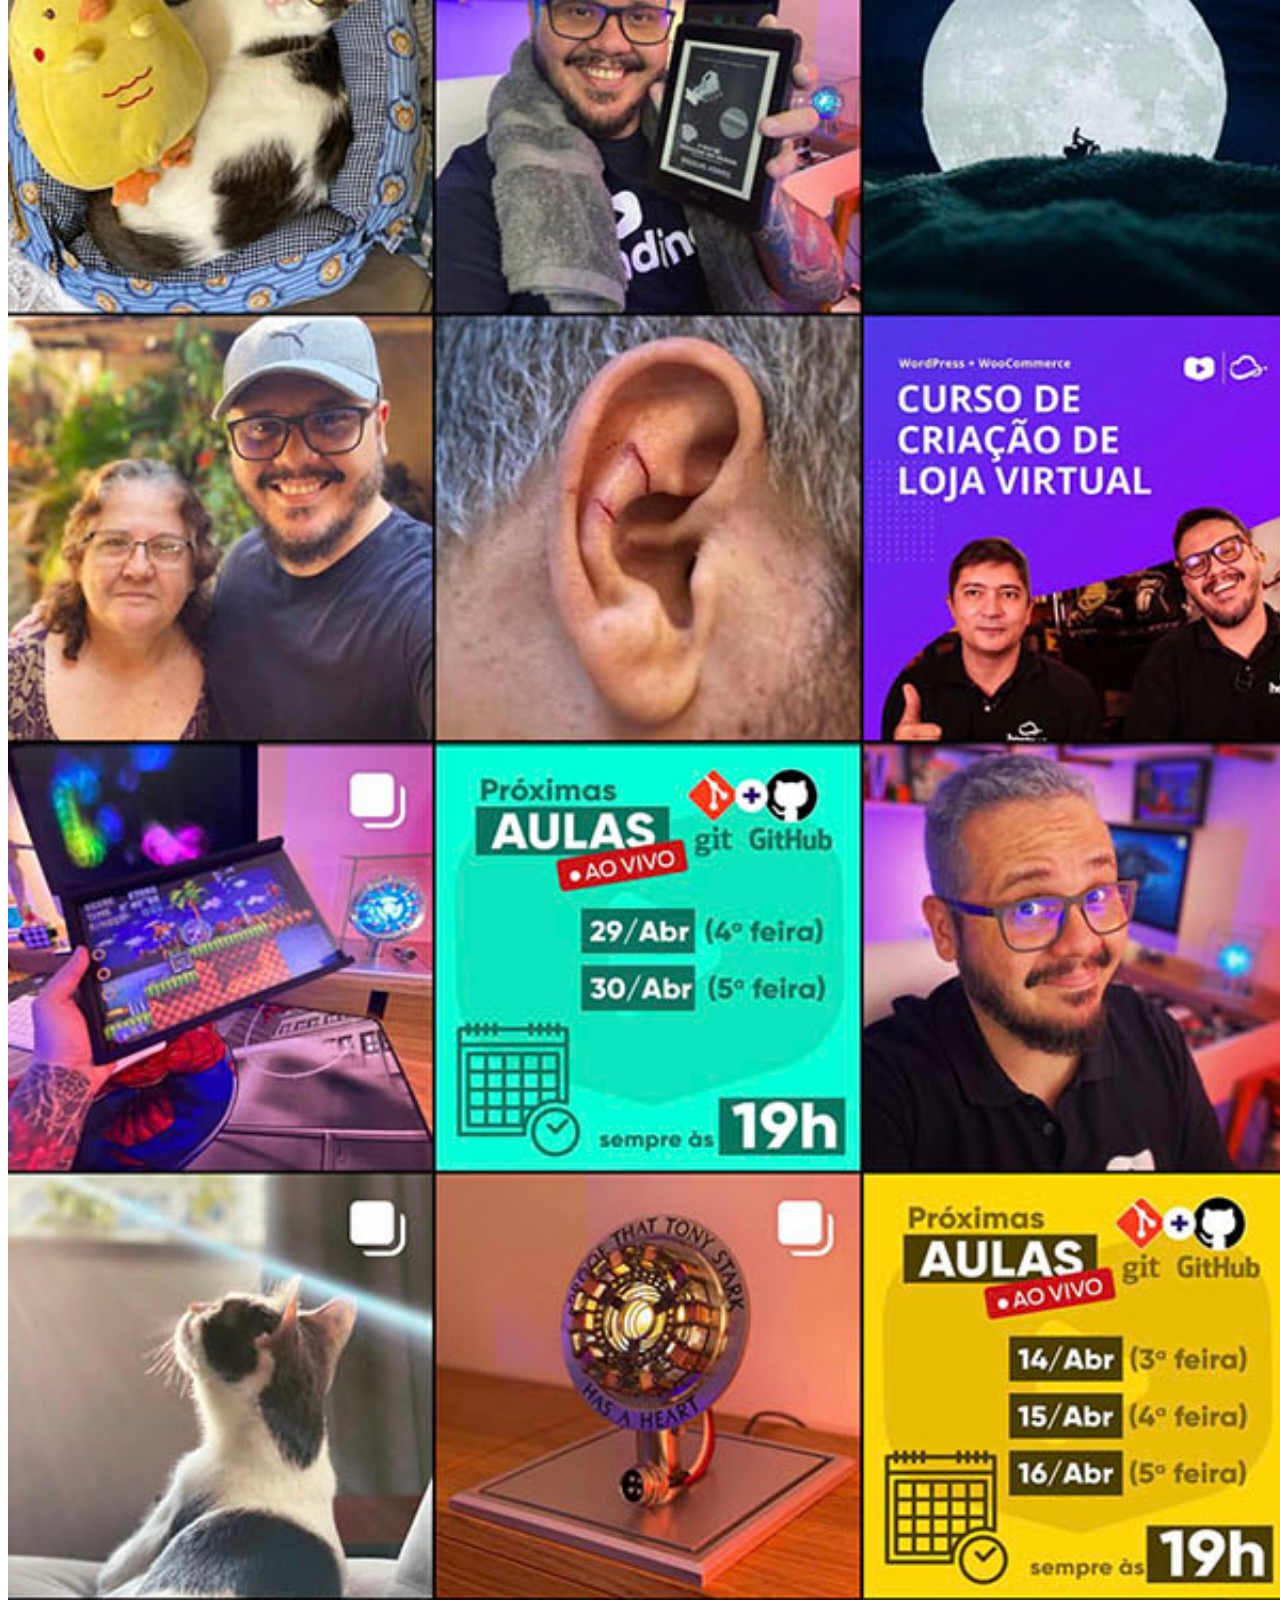
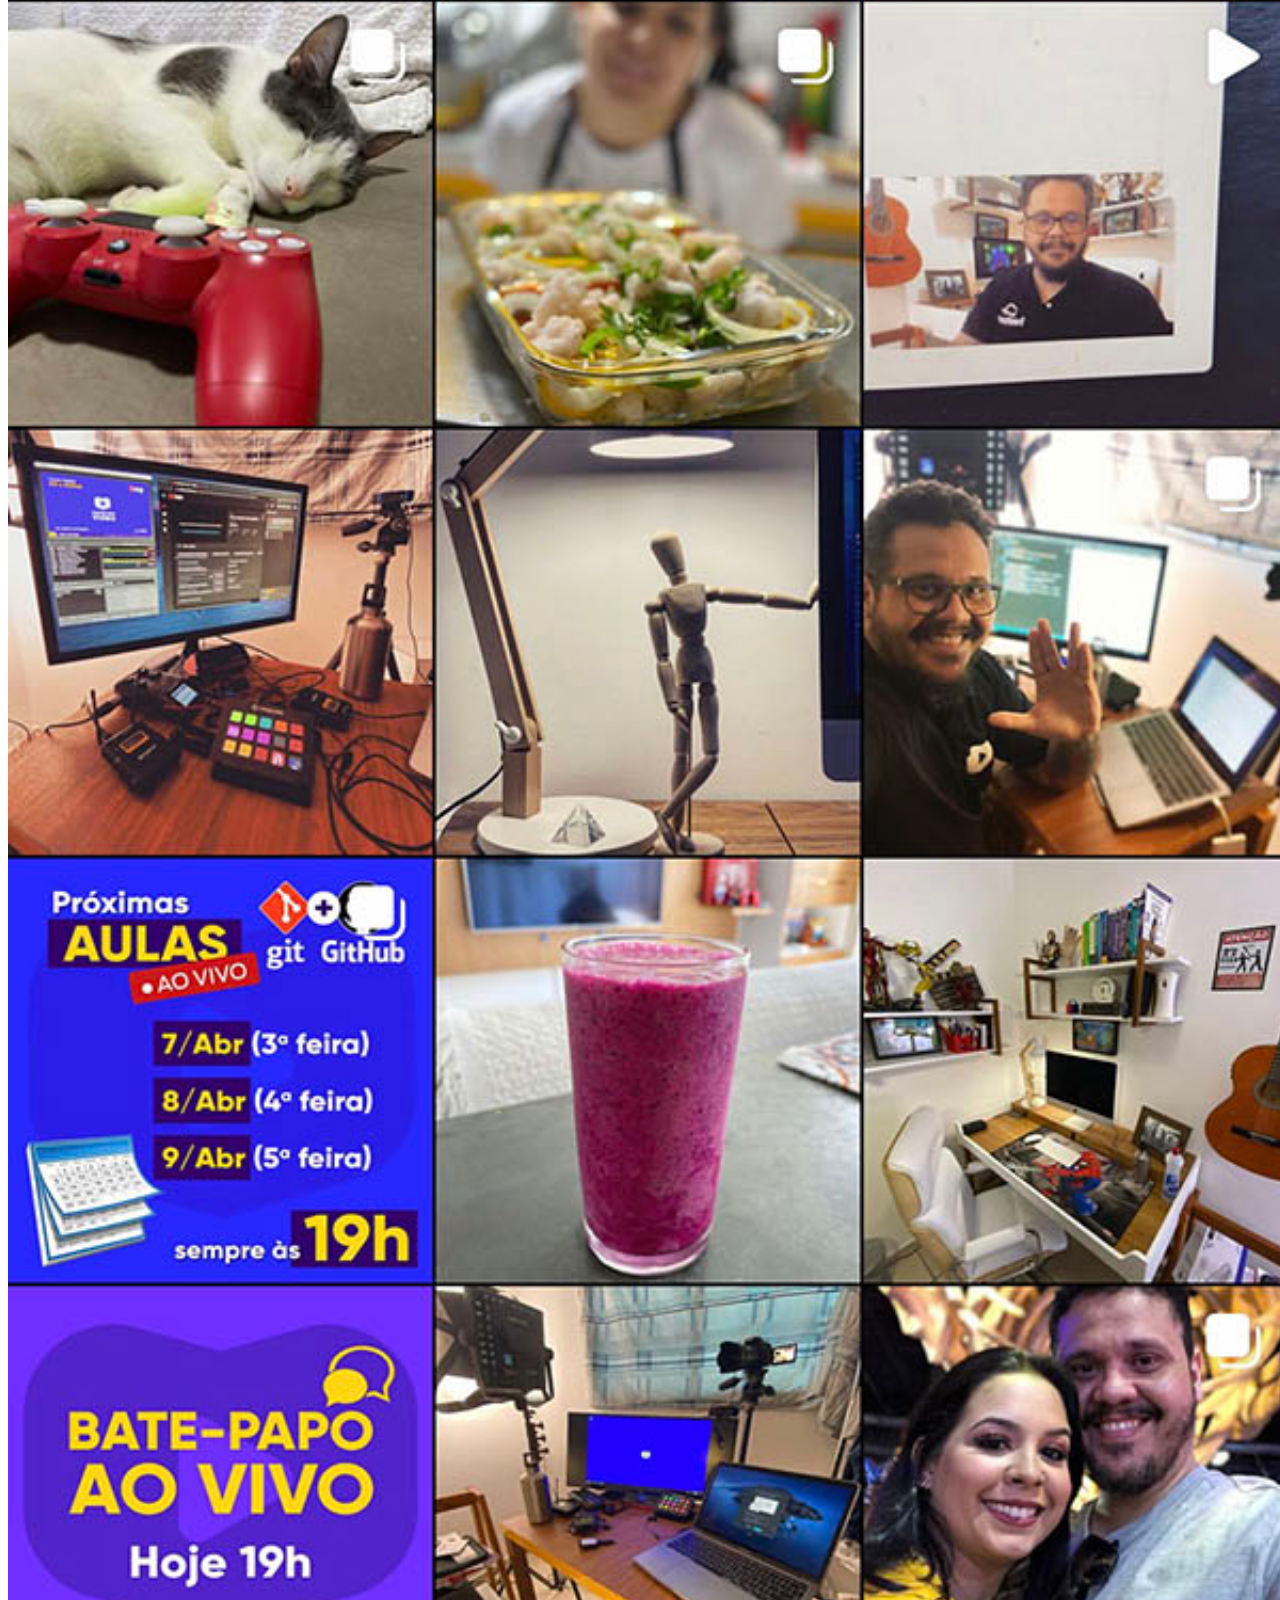
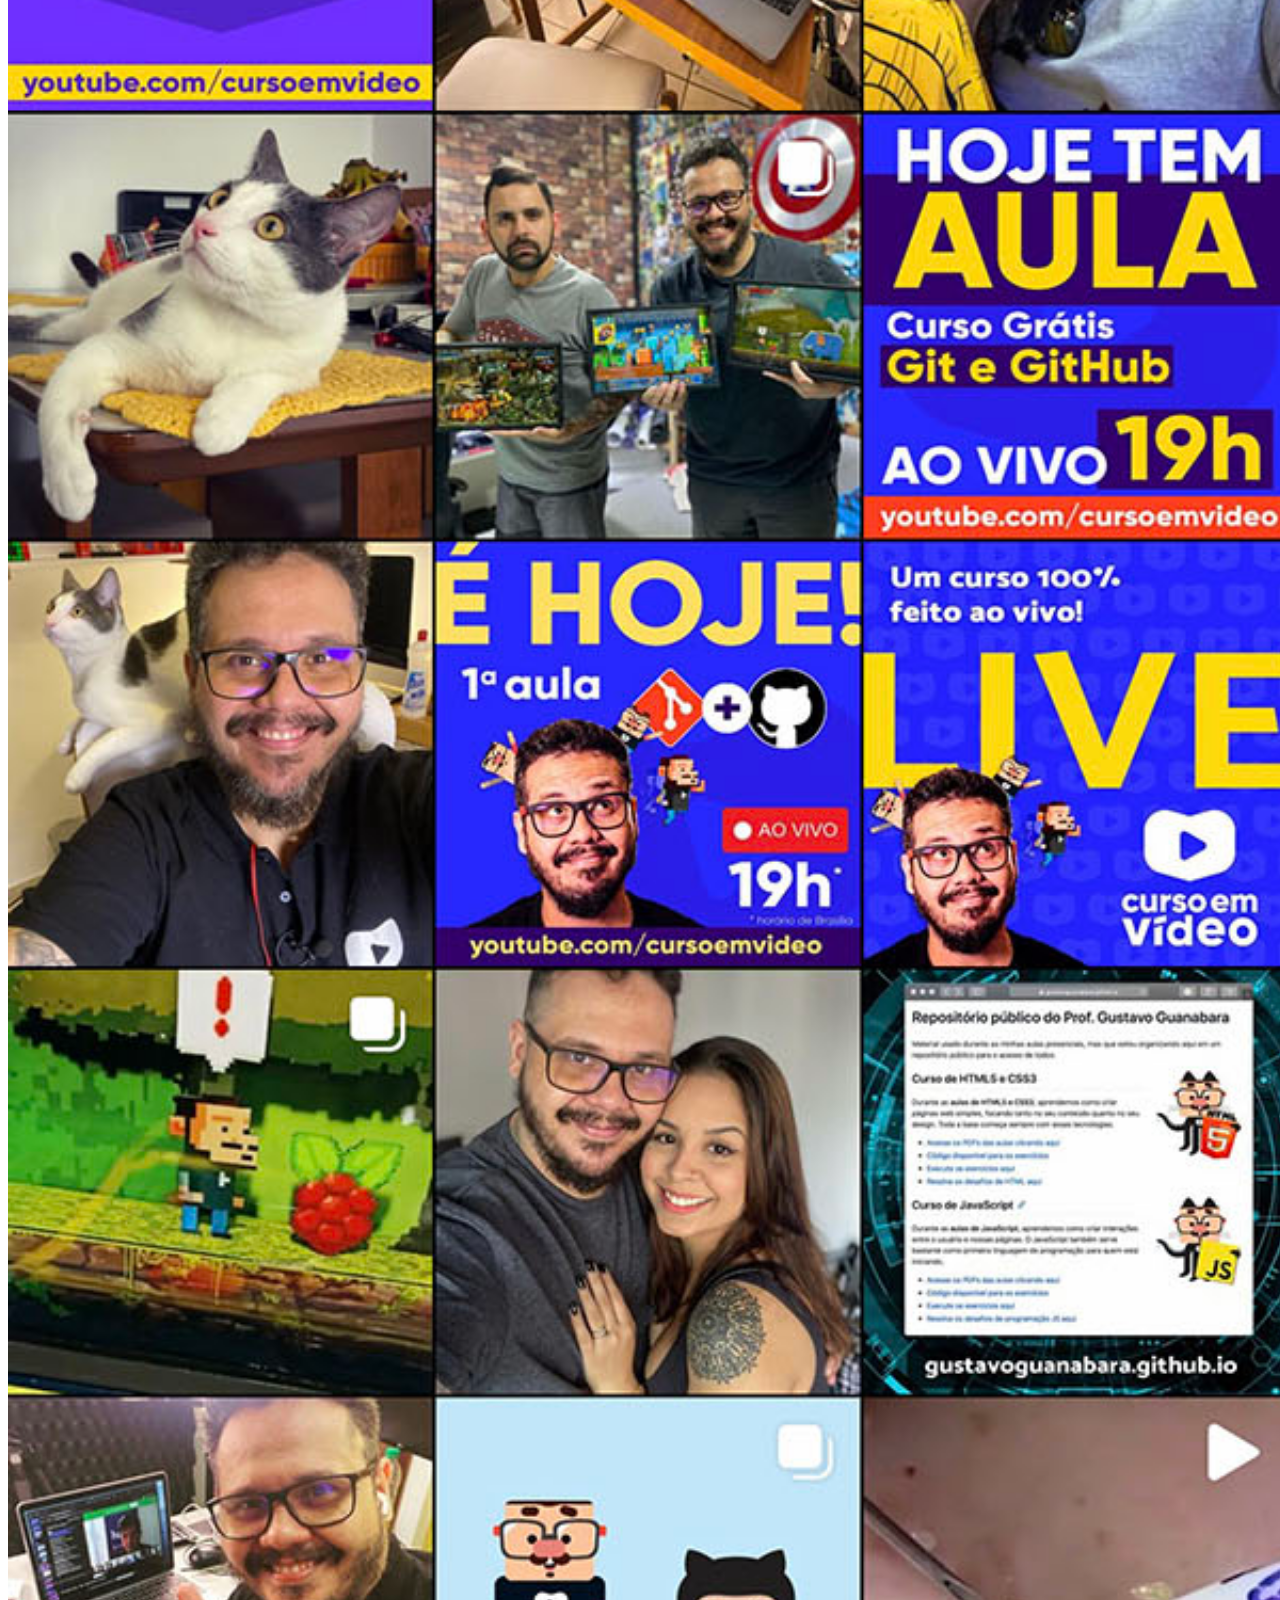
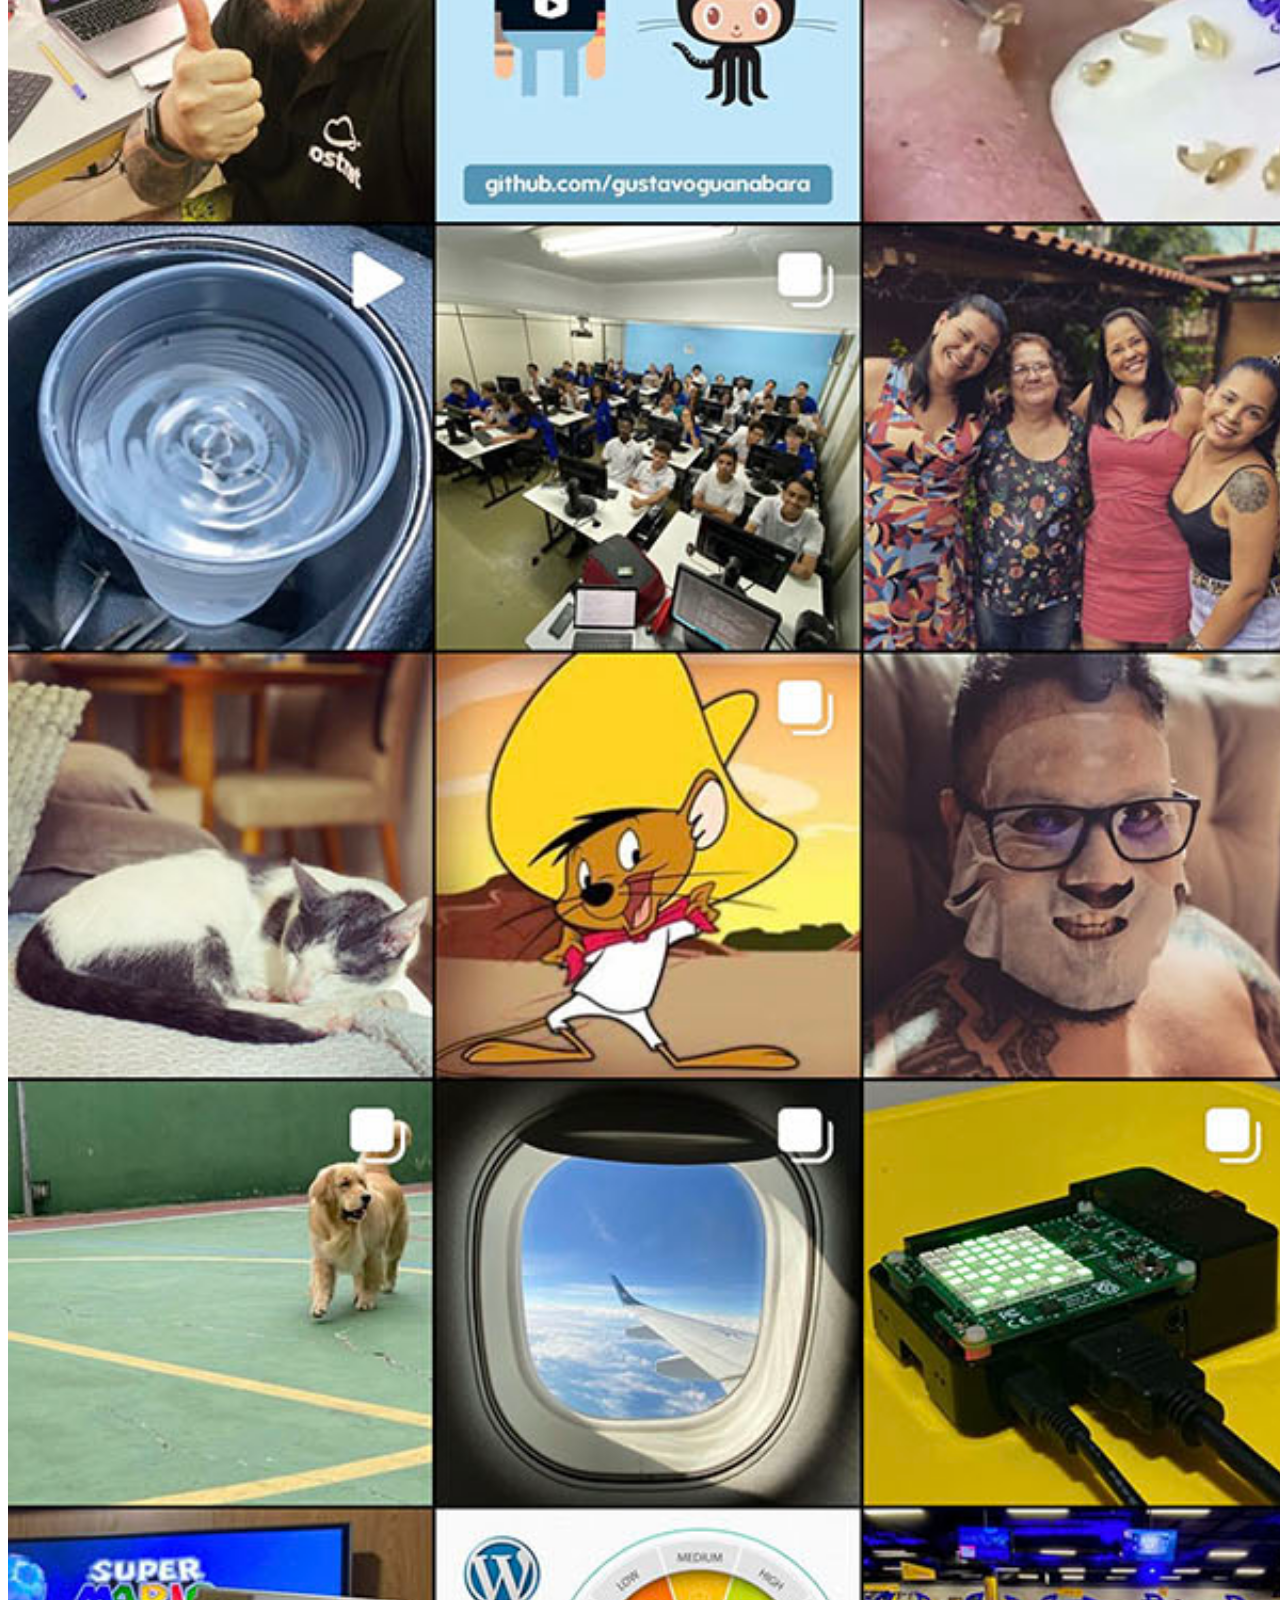
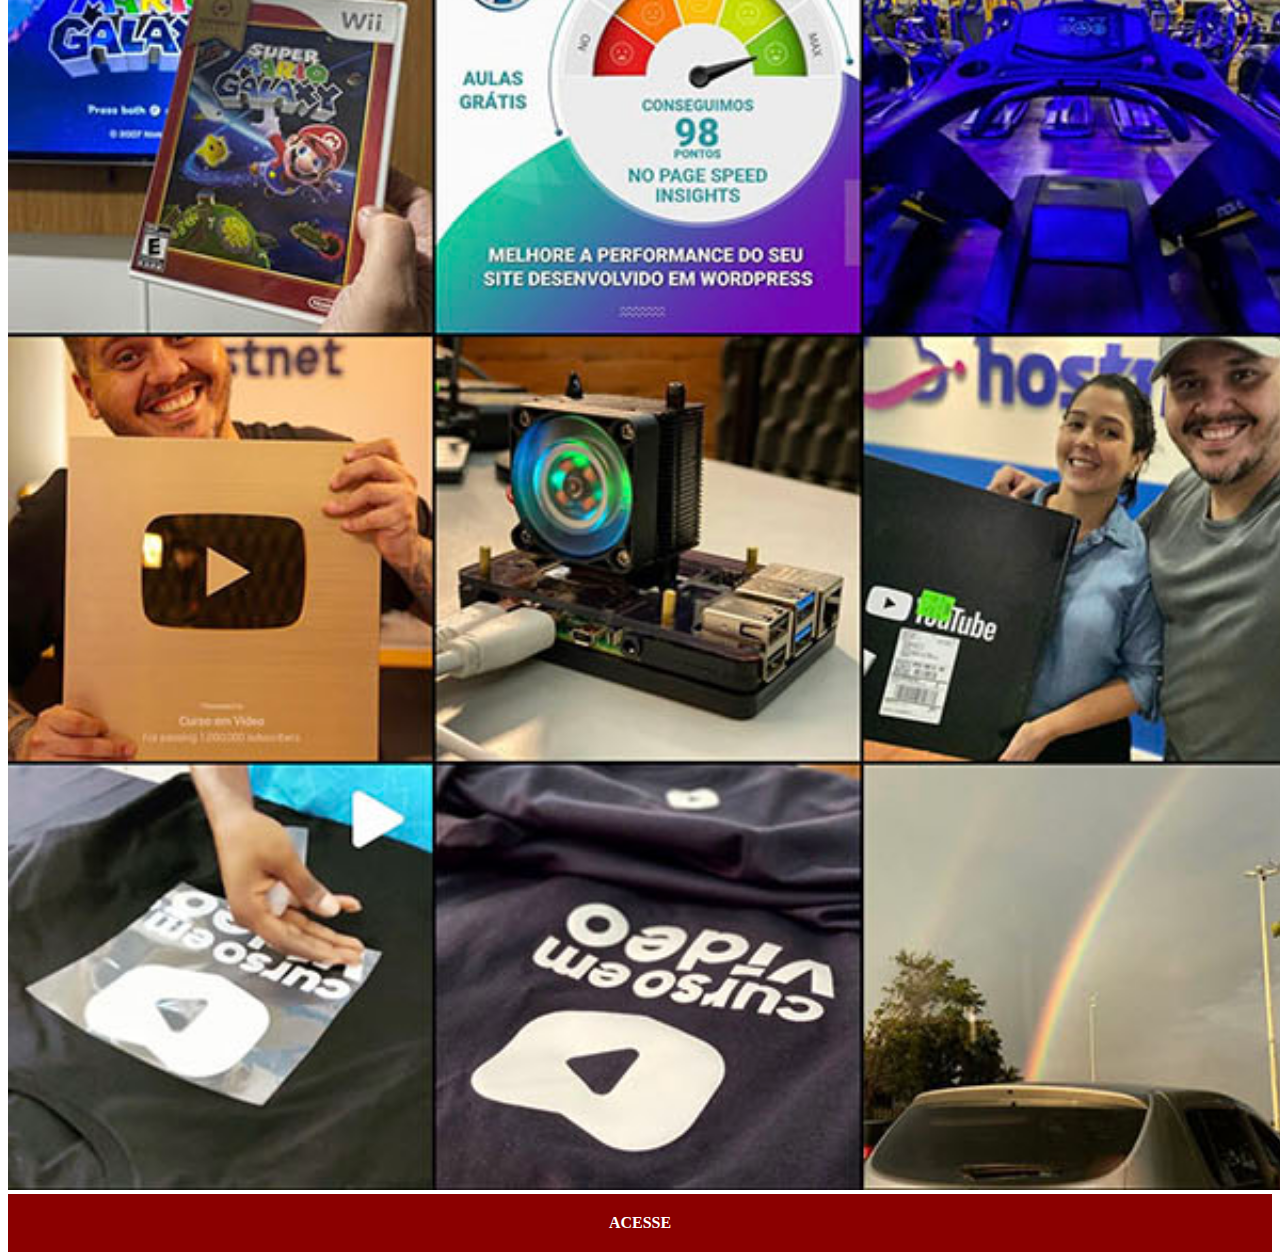
<file: instagram.html>
<!DOCTYPE html>
<html lang="pt-br">
<head>
    <meta charset="UTF-8">
    <meta name="viewport" content="width=device-width, initial-scale=1.0">
    <title>Instagram</title>
    <link rel="stylesheet" href="estilos/social.css">
</head>
<body>
    <img src="imagens/tela-instagram.jpg" alt="Tela do YouTube"> <a href="https://instagram.com/samiagabrielaaa" target="_blank">ACESSE</a>
</body>
</html>
</file>
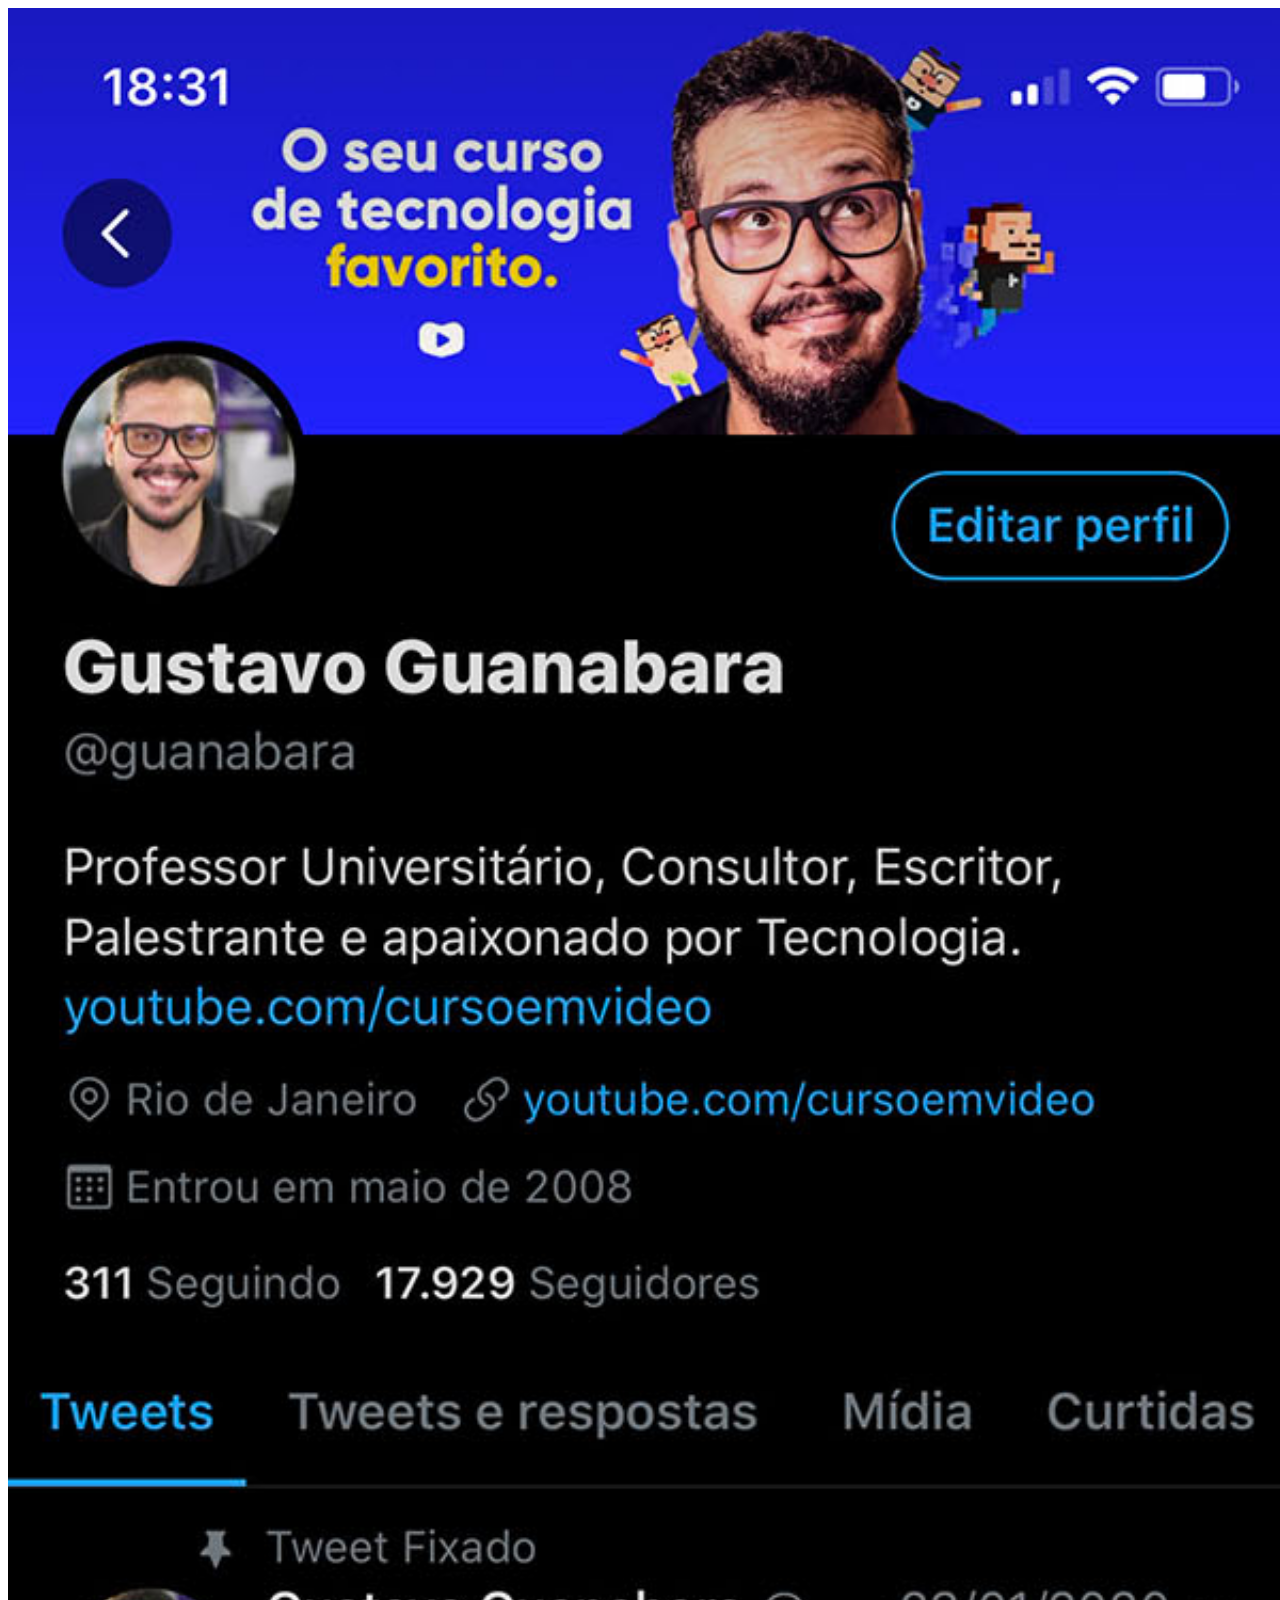
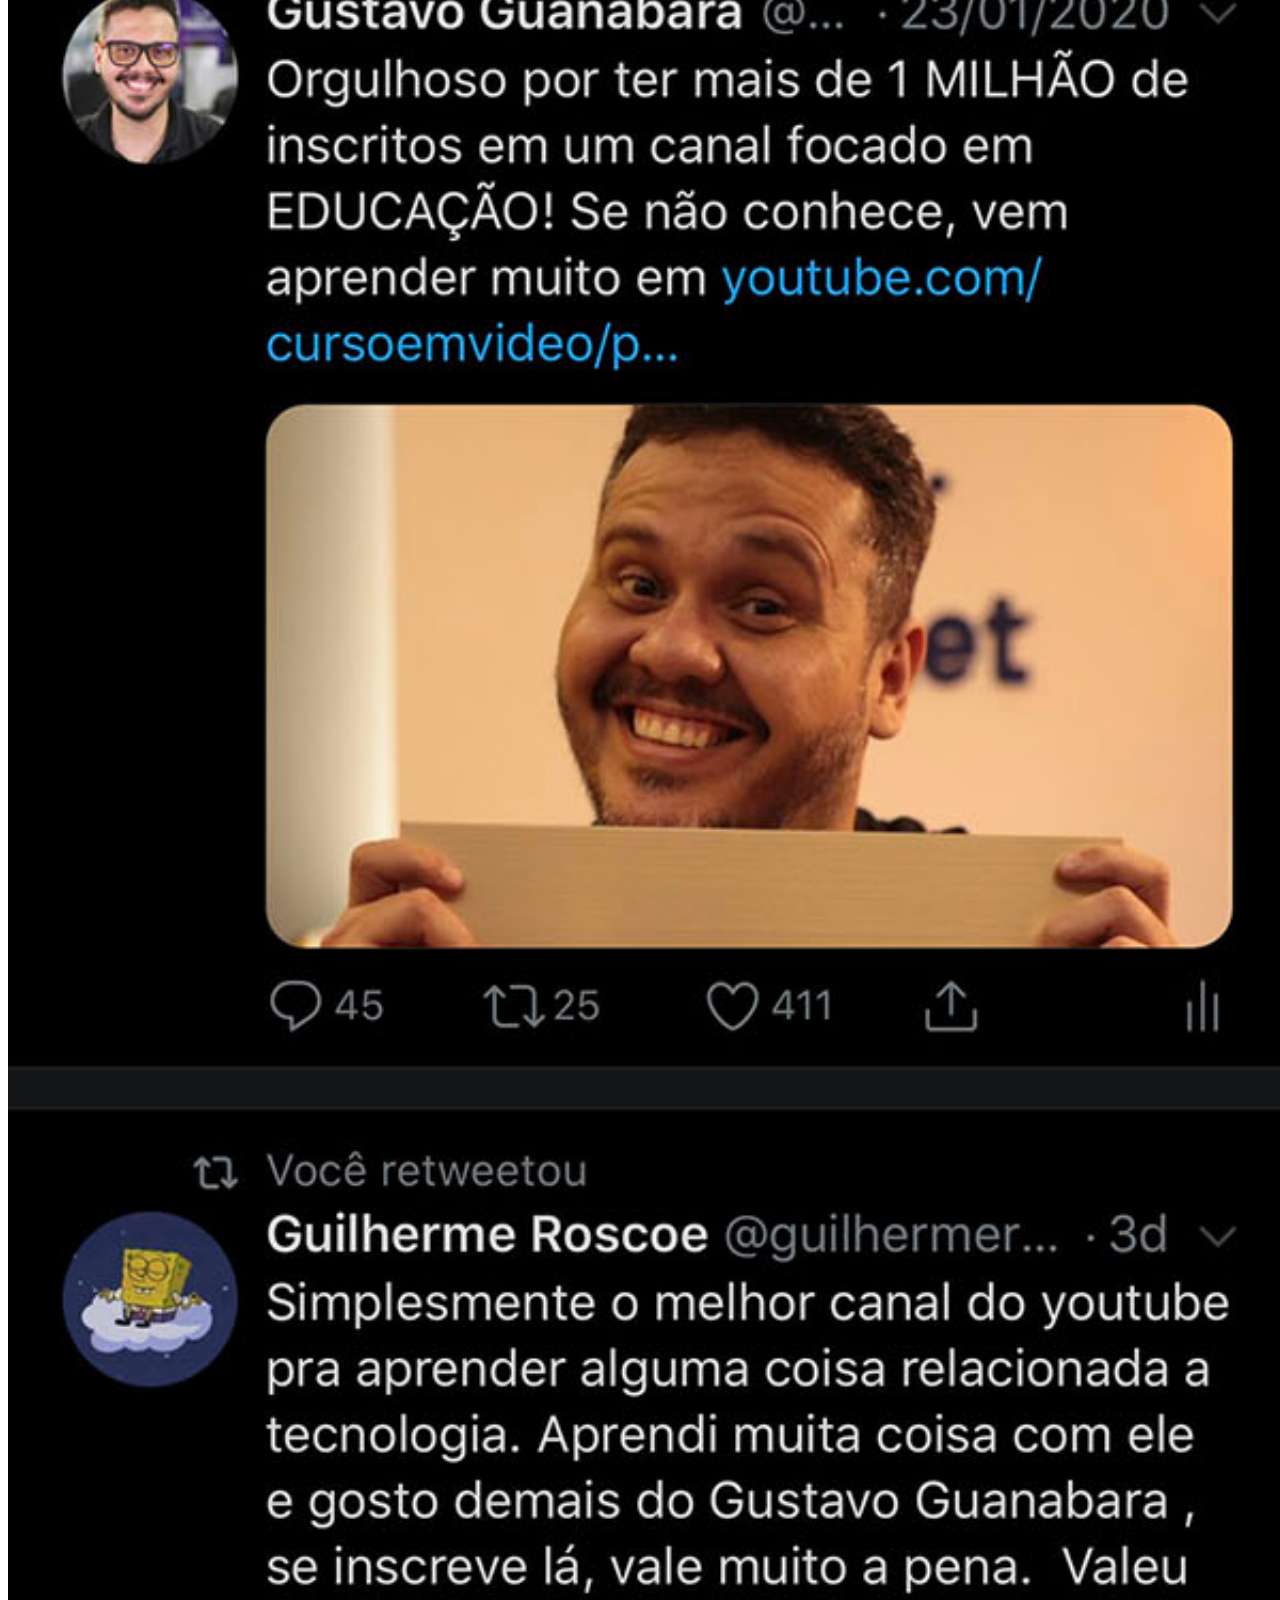
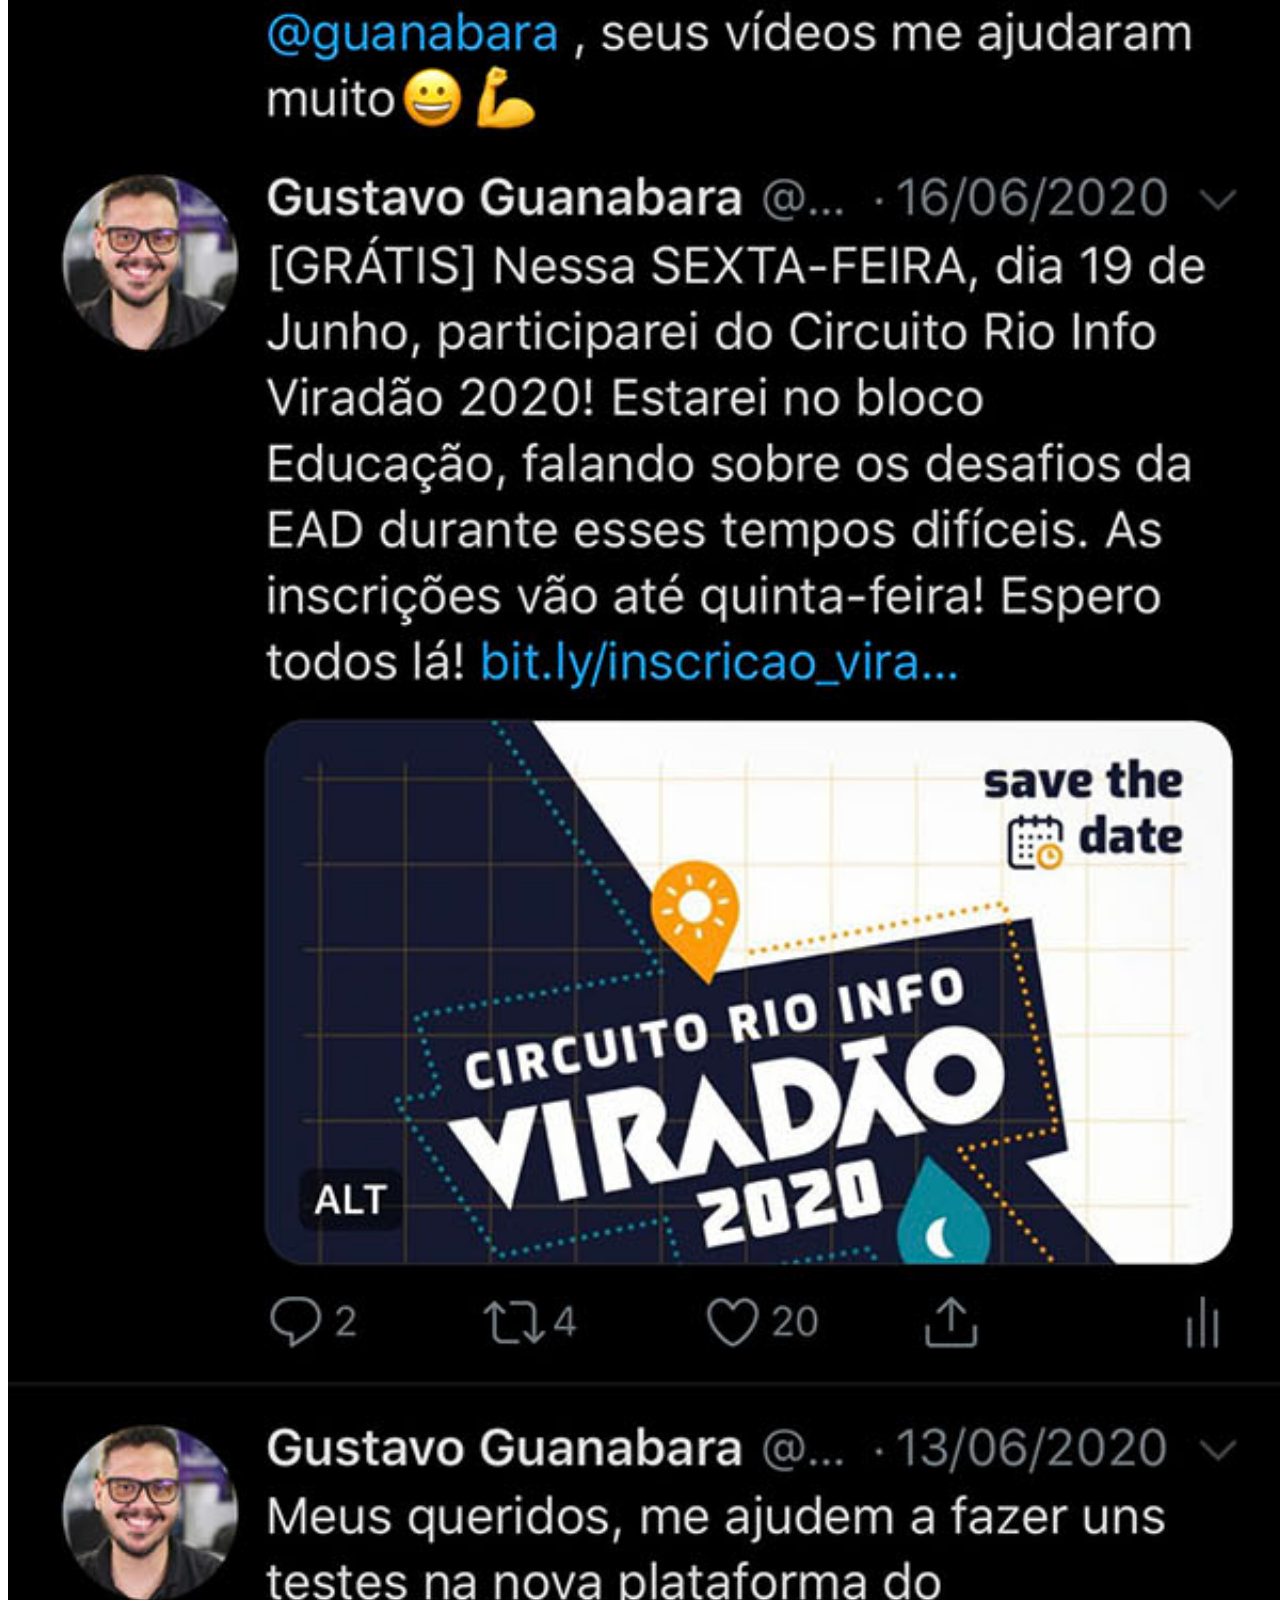
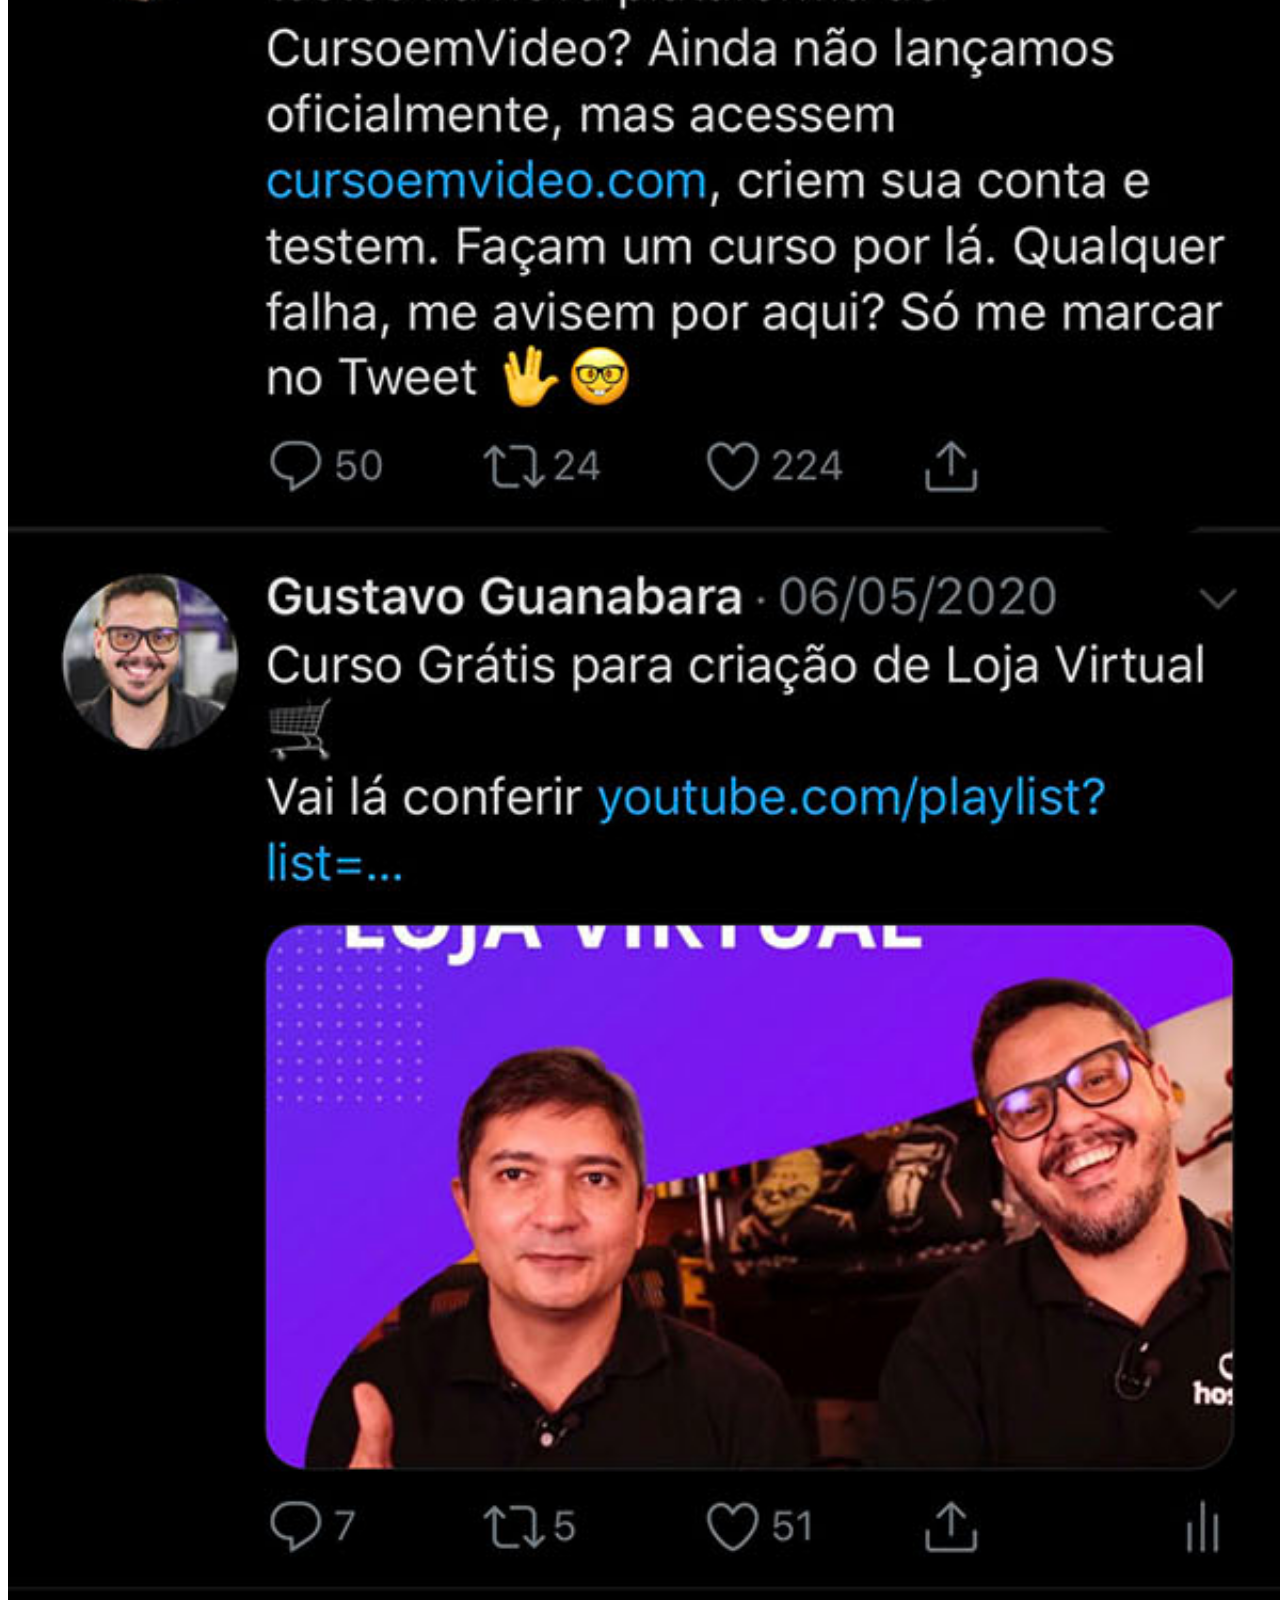
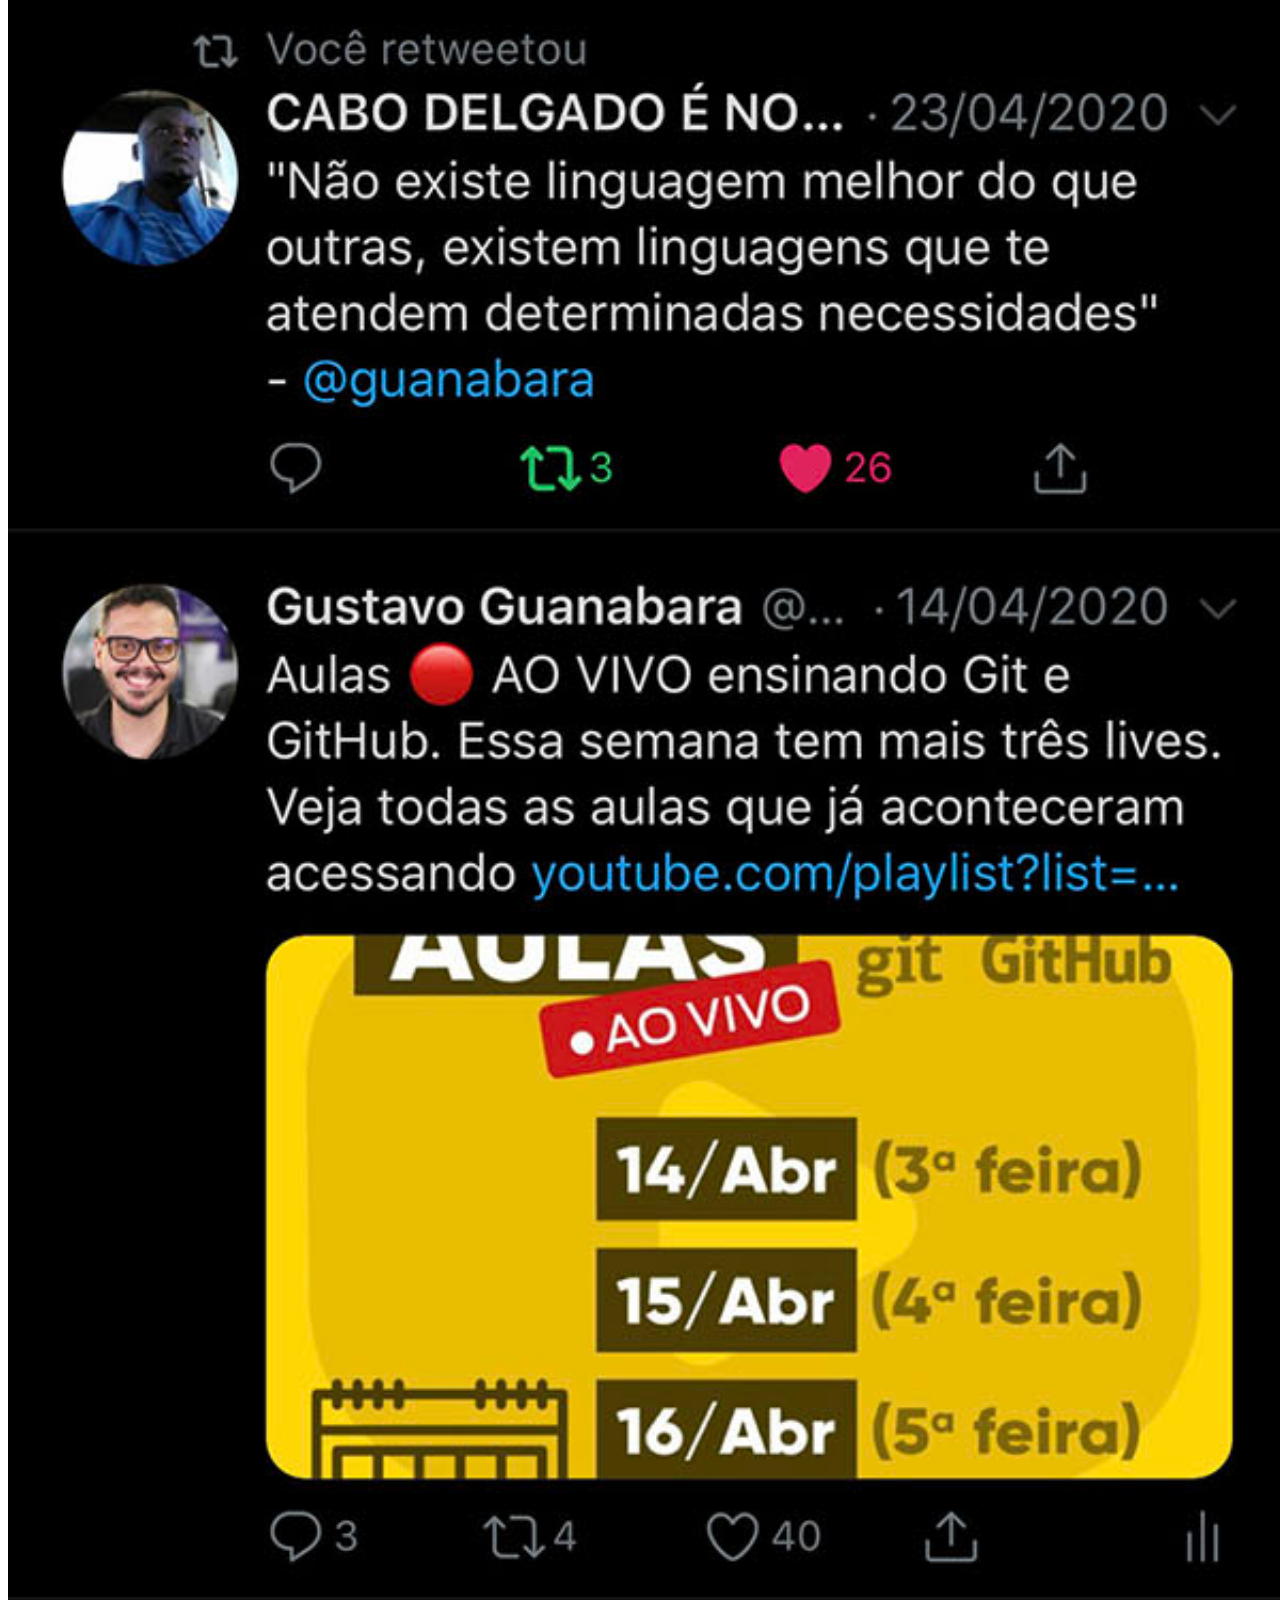
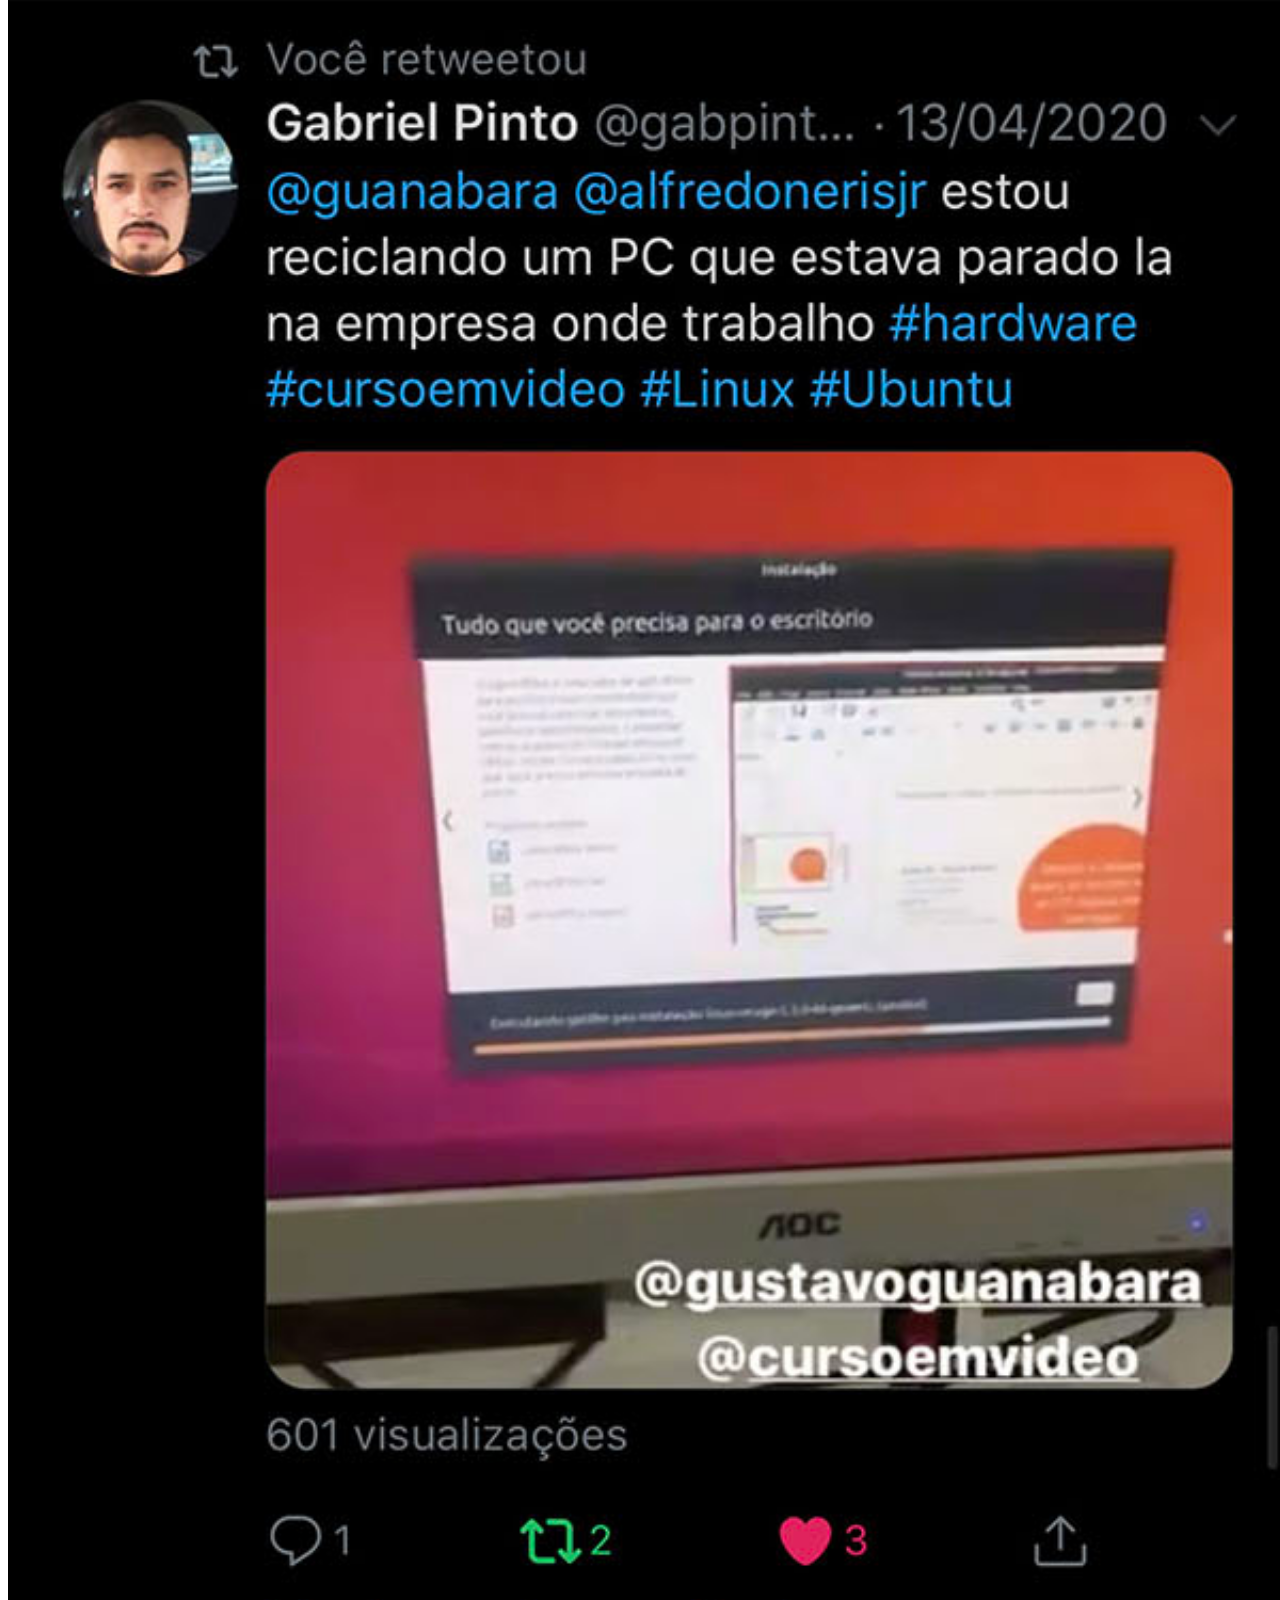
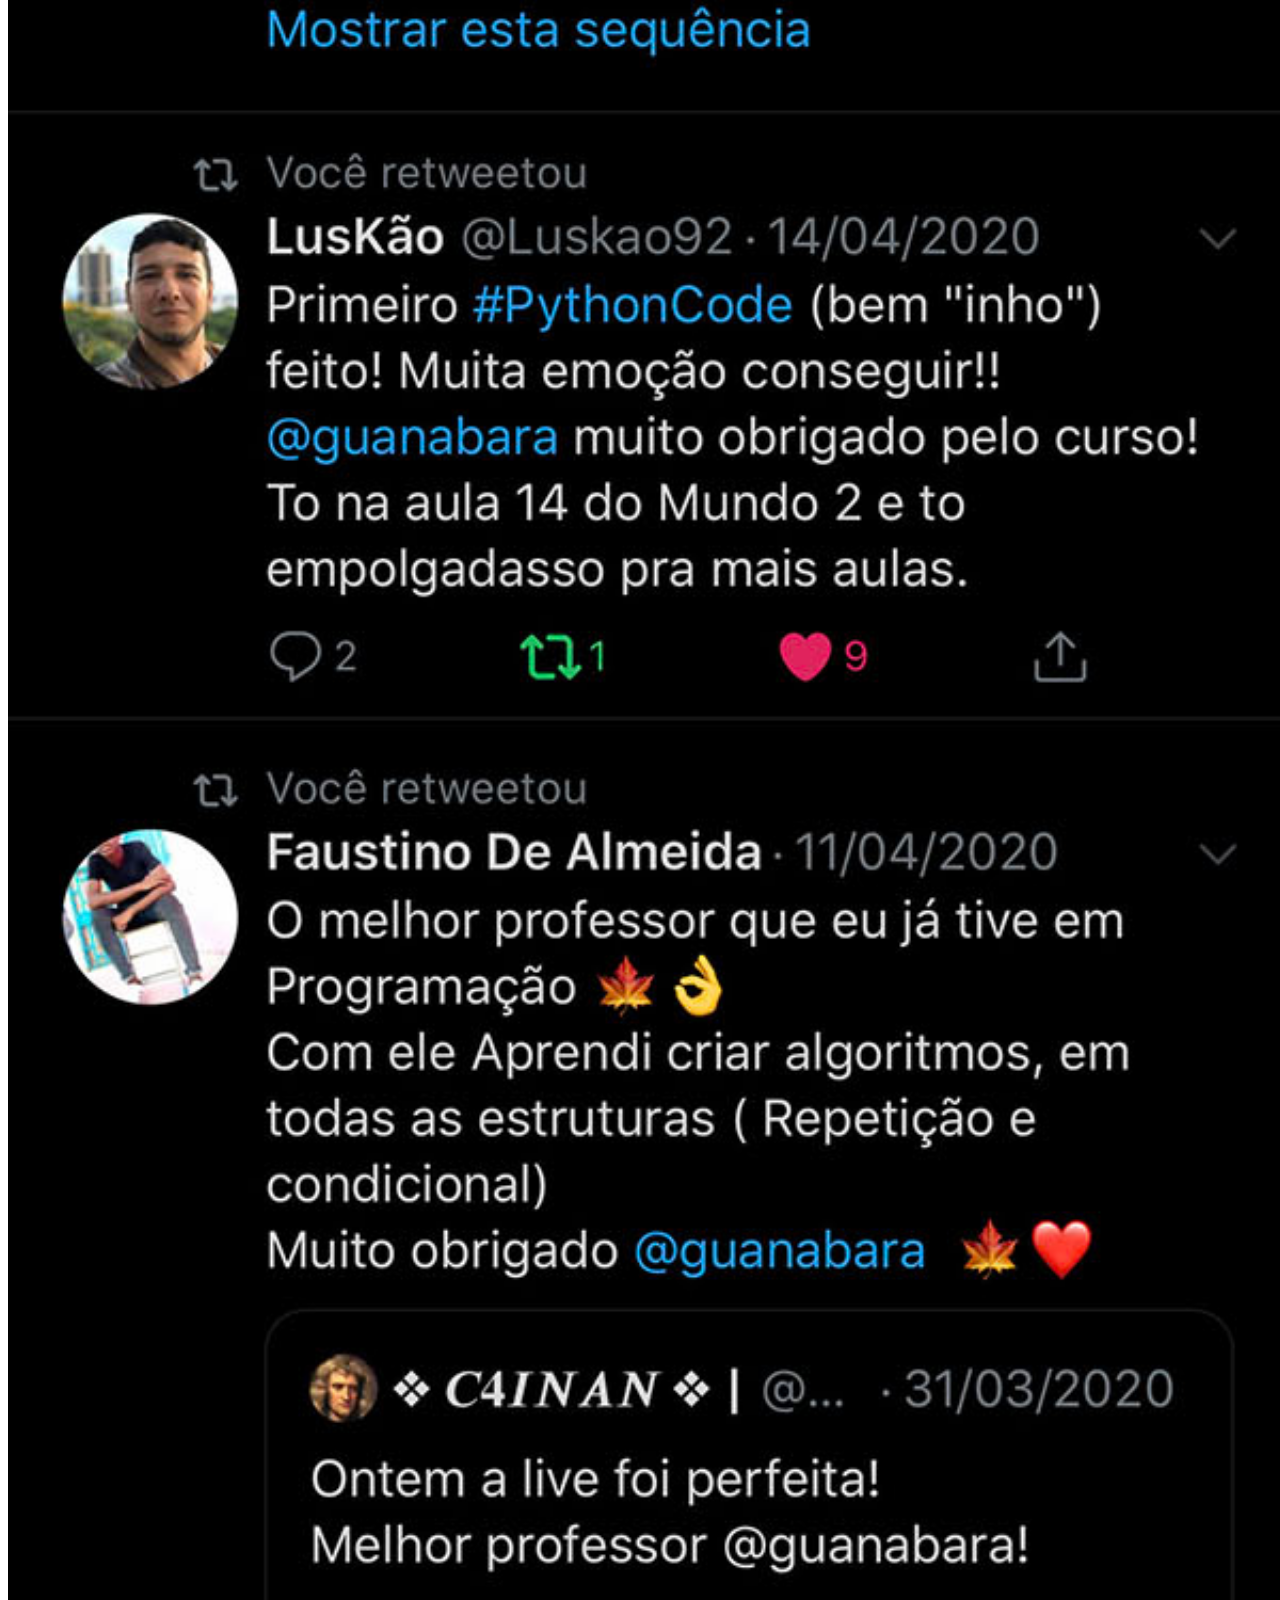
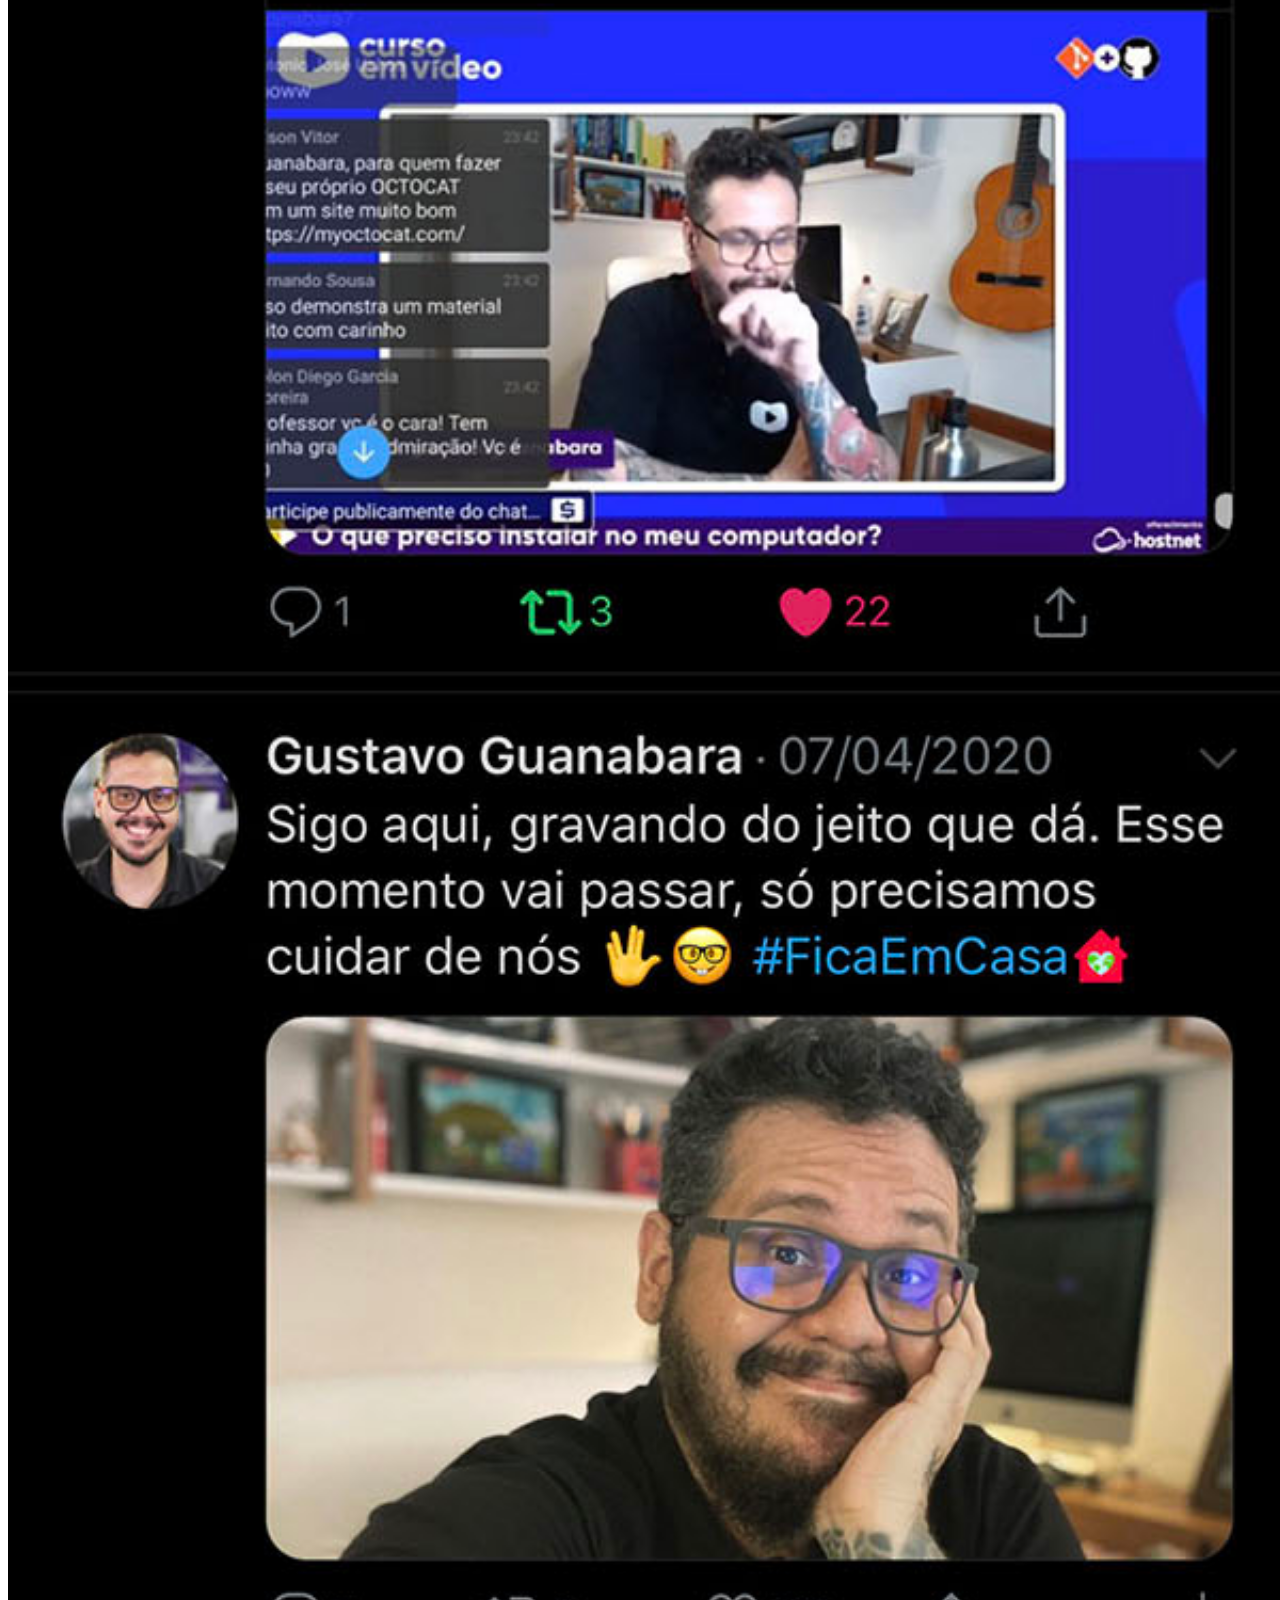
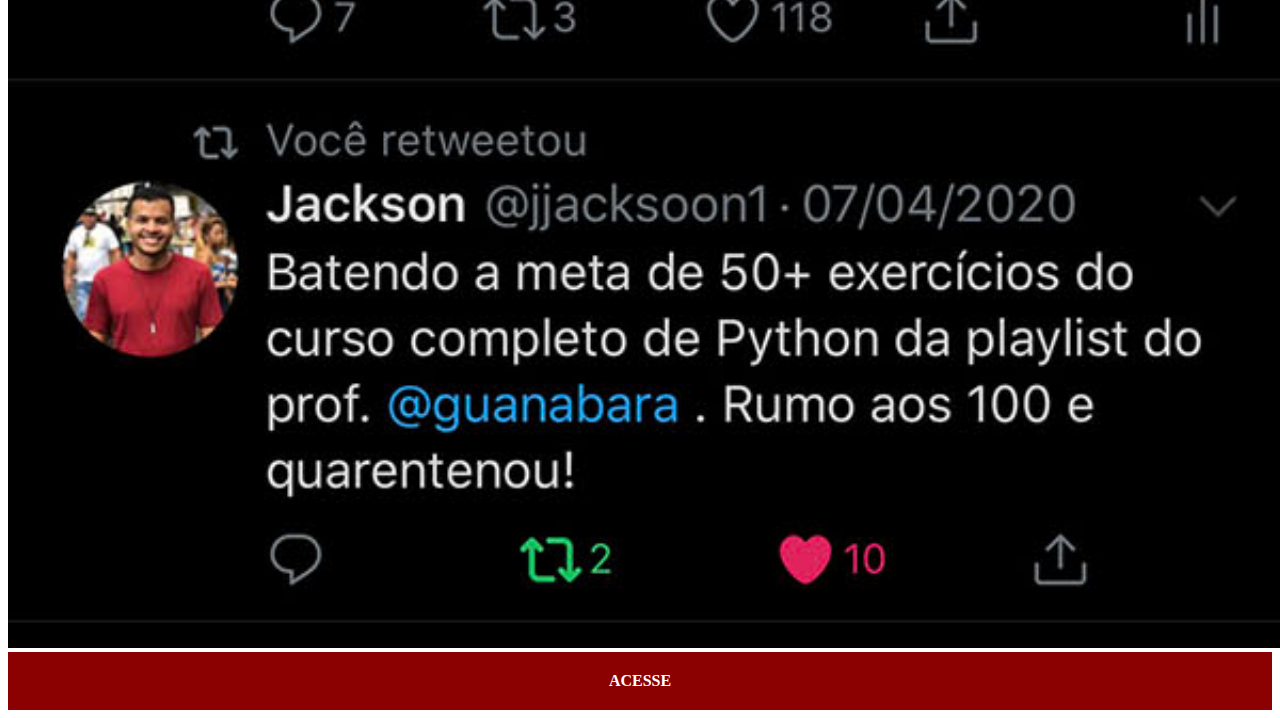
<file: twitter.html>
<!DOCTYPE html>
<html lang="pt-br">
<head>
    <meta charset="UTF-8">
    <meta name="viewport" content="width=device-width, initial-scale=1.0">
    <title>Twitter</title>
    <link rel="stylesheet" href="estilos/social.css">
</head>
<body>
    <img src="imagens/tela-twitter.jpg" alt="Tela do Twitter"> <a href="https://twitter.com/samia__gabriela" target="_blank">ACESSE</a>
</body>
</html>
</file>
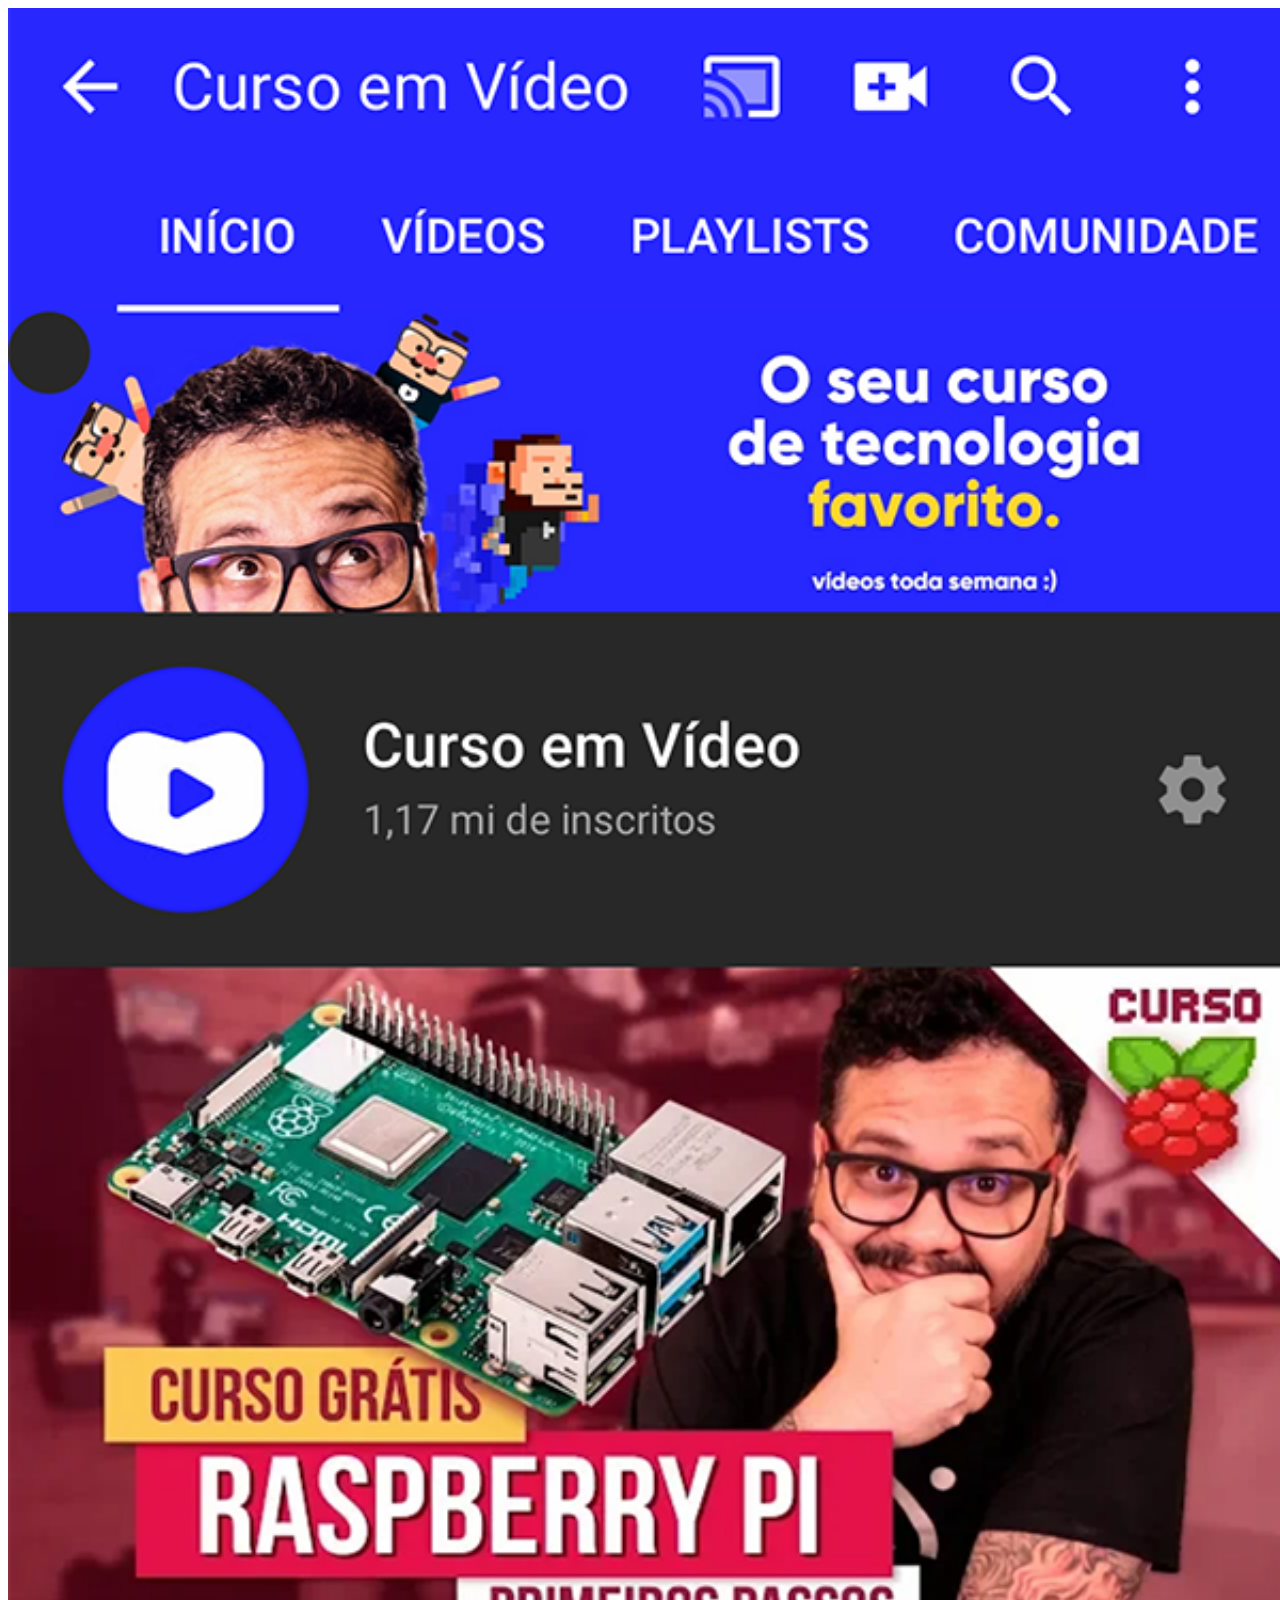
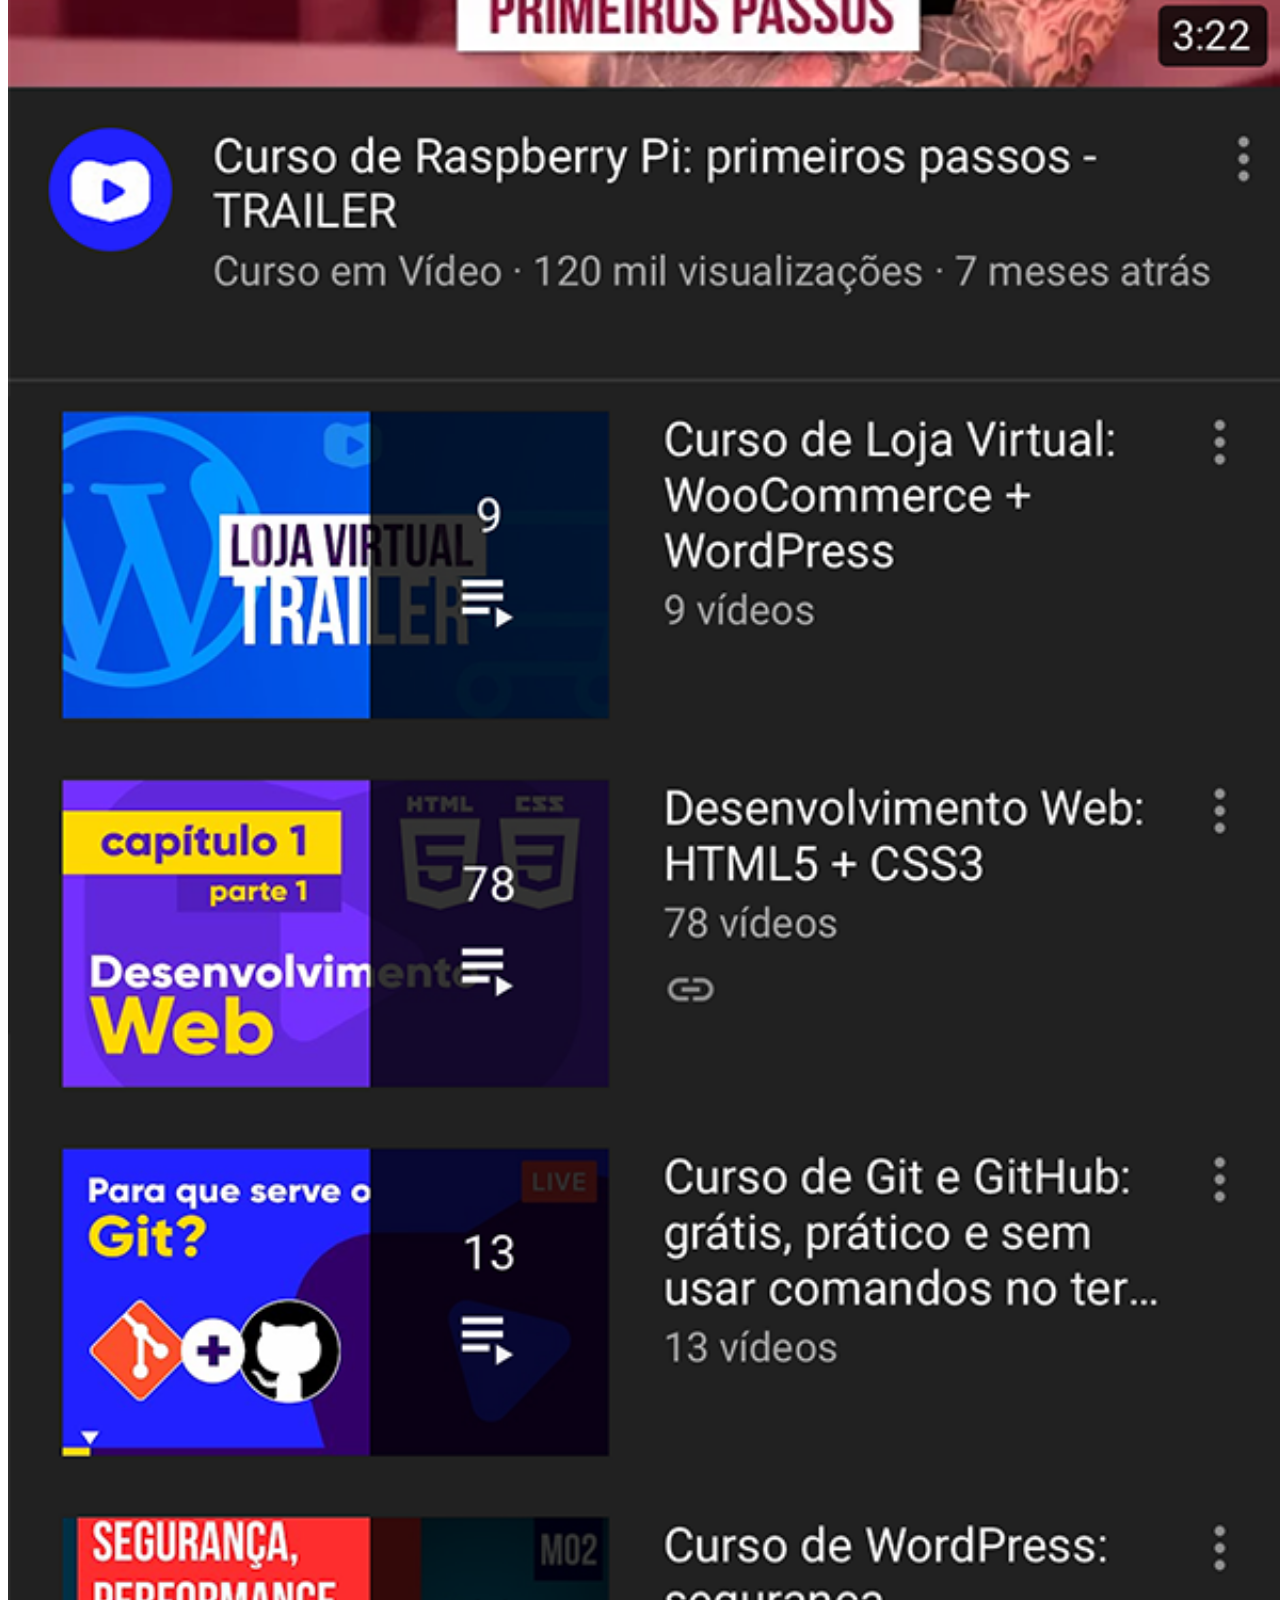
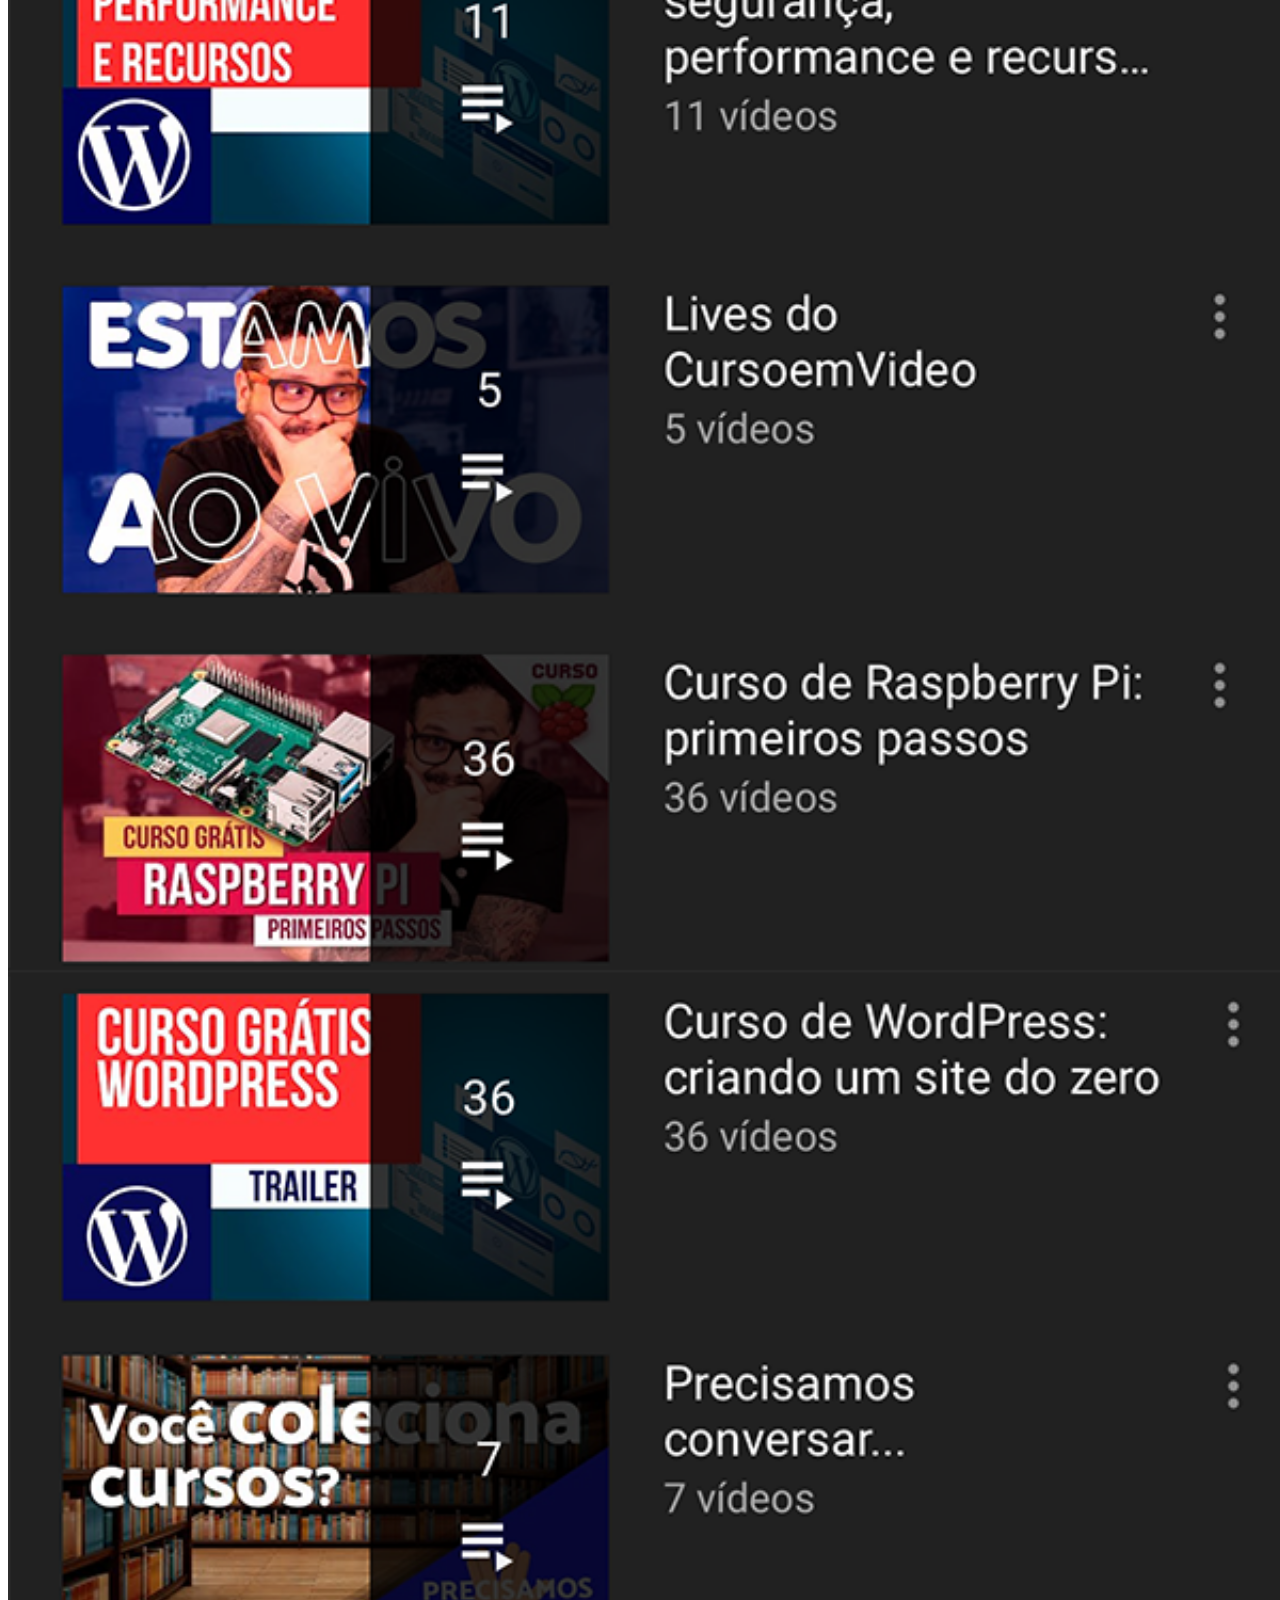
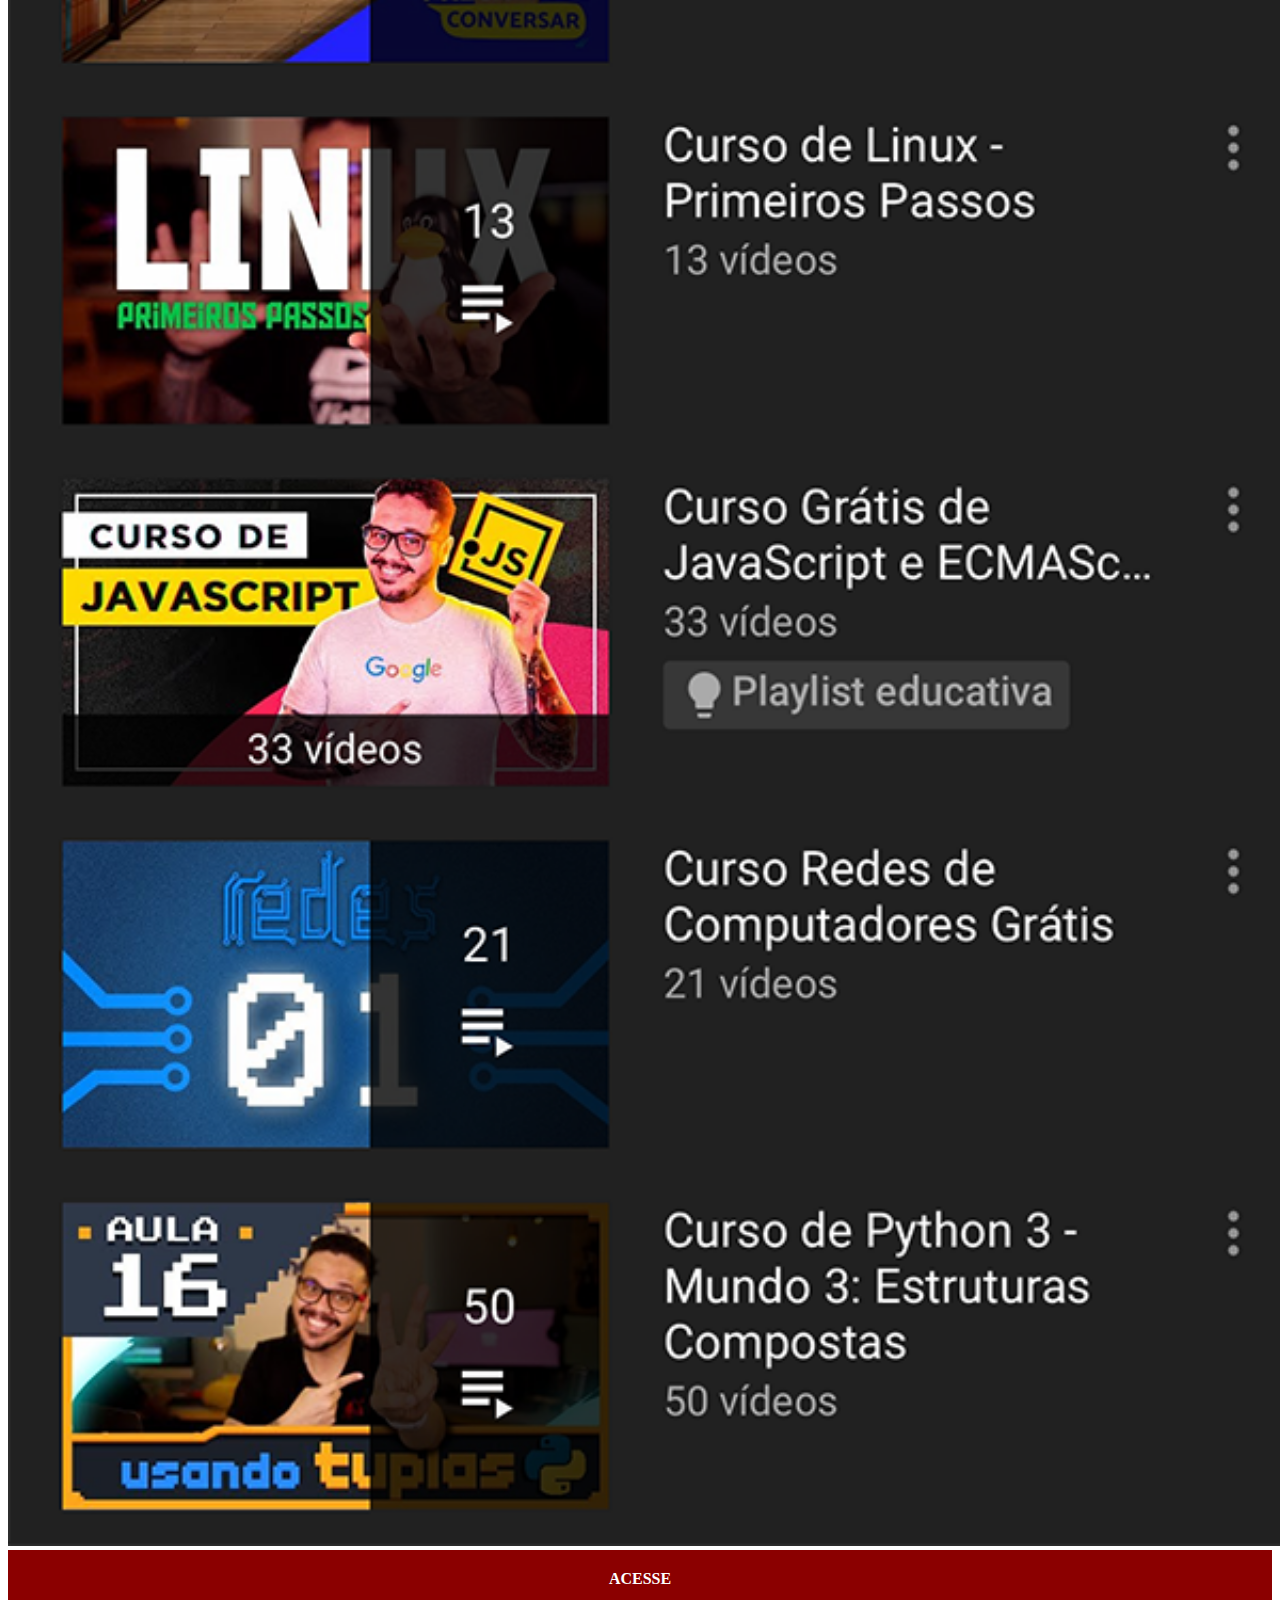
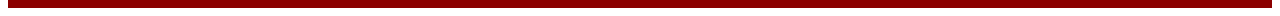
<file: youtube.html>
<!DOCTYPE html>
<html lang="pt-br">
<head>
    <meta charset="UTF-8">
    <meta name="viewport" content="width=device-width, initial-scale=1.0">
    <title>YouTube</title>
    <link rel="stylesheet" href="estilos/social.css">
</head>
<body>
    <img src="imagens/tela-youtube.png" alt="Tela do YouTube"> <a href="https://www.youtube.com/channel/UC3uw9YI2v9E3k7GFV4jFgXA" target="_blank">ACESSE</a>
</body>
</html>
</file>
<file: estilos/style.css>
@charset "UTF-8"

*{
    margin: 0px;
    padding: 0px;
    font-family: Arial, Helvetica, sans-serif;
}

html, body{
    height: 100vh;
    width: 100vw;
    background-color: black;
}

body{
    background: url('../imagens/fundo-madeira.jpg') no-repeat top center;
    background-size: cover;
    background-attachment: fixed;
}

main{
    position: relative;
    height: 100vh;
}

section#telefone{
    position: absolute;
    top: 50%;
    left: 50%;
    transform: translate(-50%, -50%);
    height: 625px;
    width: 311px;
    background: url('../imagens/frame-iphone.png') no-repeat;
}

iframe#tela{
    position: relative;
    top: 80px;
    left: 22px;
    width: 269px;
    height: 471px;
}

section#redes-sociais{
    text-align: right;
}

section#redes-sociais img{
    height: 50px;
    margin: 10px;
    border-radius: 50%;
    box-shadow: 2px 2px 5px rgba(0, 0, 0, 0.404);
    box-sizing: border-box;
}

section#redes-sociais img:hover{
    border: 2px solid rgba(255, 255, 255, 0.634);
    transform: translate(-3px, -3px);
    box-shadow: 5px 5px 10px rgba(0, 0, 0, 0.645);
    transition: transform .5s;
}
</file>
<file: estilos/social.css>
@charset "UTF-8"

* {
    margin: 0px;
    padding: 0px;
    font-family: Arial, Helvetica, sans-serif;
}

::-webkit-scrollbar {
    width: 0px;
    height: 0px;
}

img {
    width: 100vw;
}

a {
    display: block;
    background-color: darkred;
    color: white;
    padding: 20px;
    text-align: center;
    font-weight: bolder;
    text-decoration: none;
}

a:hover {
    background-color: red;
}
</file>
